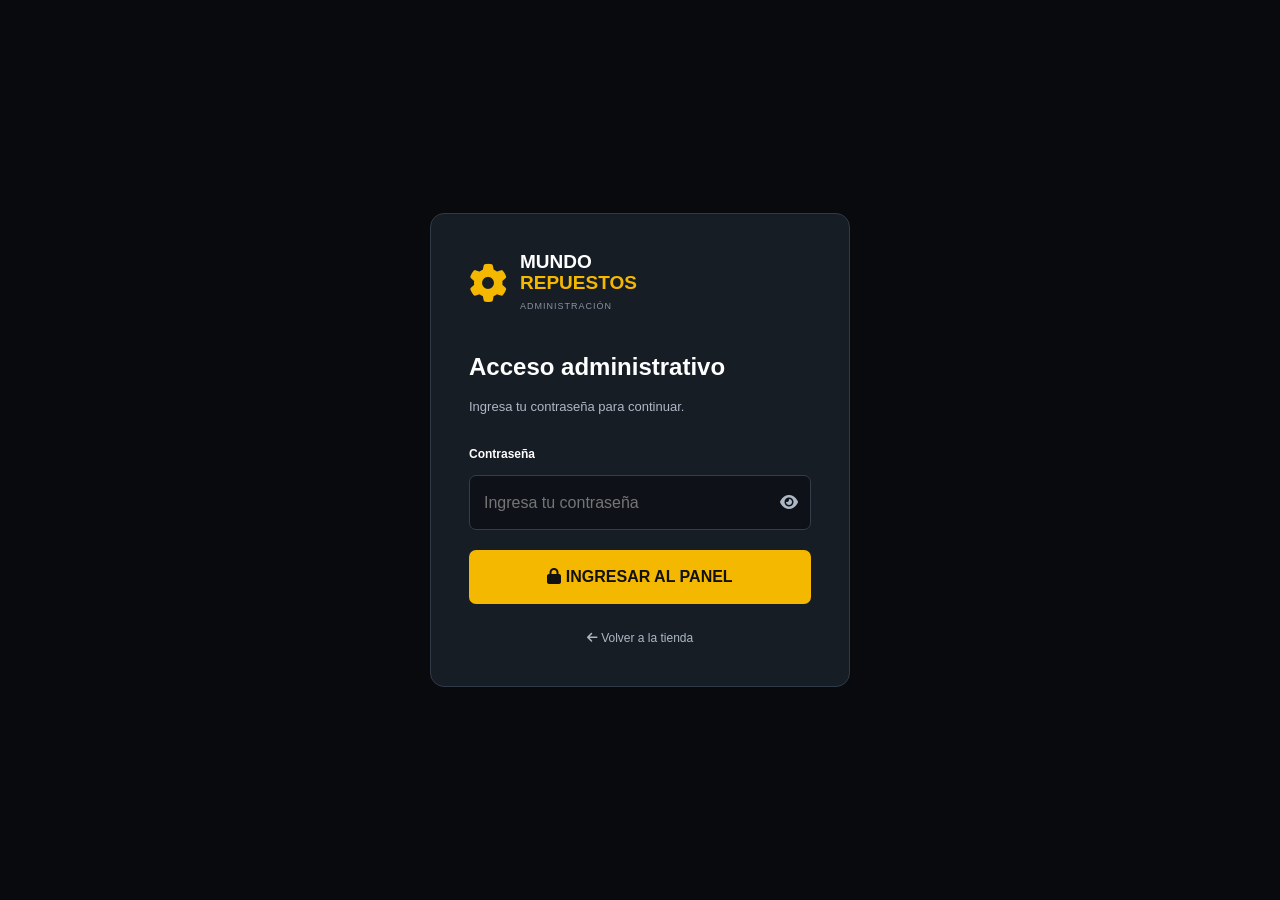
<file: src/main/resources/static/admin/login.html>
<!DOCTYPE html>
<html lang="es">
<head>
    <meta charset="UTF-8">
    <meta name="viewport" content="width=device-width, initial-scale=1.0">
    <title>Acceso administrativo | Mundo Repuestos</title>
    <link rel="stylesheet" href="../styles/global.css">
    <link rel="stylesheet" href="../styles/login.css">
    <link rel="stylesheet"
        href="https://cdnjs.cloudflare.com/ajax/libs/font-awesome/6.5.0/css/all.min.css">
</head>

<body class="login-body">

    <main class="login-card">

        <div class="login-logo">
            <i class="fa-solid fa-gear"></i>
            <div>
                <strong>MUNDO</strong>
                <strong>REPUESTOS</strong>
                <small>ADMINISTRACIÓN</small>
            </div>
        </div>

        <h1>Acceso administrativo</h1>
        <p>Ingresa tu contraseña para continuar.</p>

        <form id="login-form">

            <label for="password-admin">Contraseña</label>

            <div class="login-input">
                <input
                    type="password"
                    id="password-admin"
                    placeholder="Ingresa tu contraseña"
                    required
                >

                <button type="button" id="mostrar-password">
                    <i class="fa-solid fa-eye"></i>
                </button>
            </div>

            <p id="login-error"></p>

            <button type="submit" class="login-button">
                <i class="fa-solid fa-lock"></i>
                INGRESAR AL PANEL
            </button>

        </form>

        <a href="../index.html" class="login-back">
            <i class="fa-solid fa-arrow-left"></i>
            Volver a la tienda
        </a>

    </main>

    <script src="../scripts/login.js"></script>

</body>
</html>
</file>
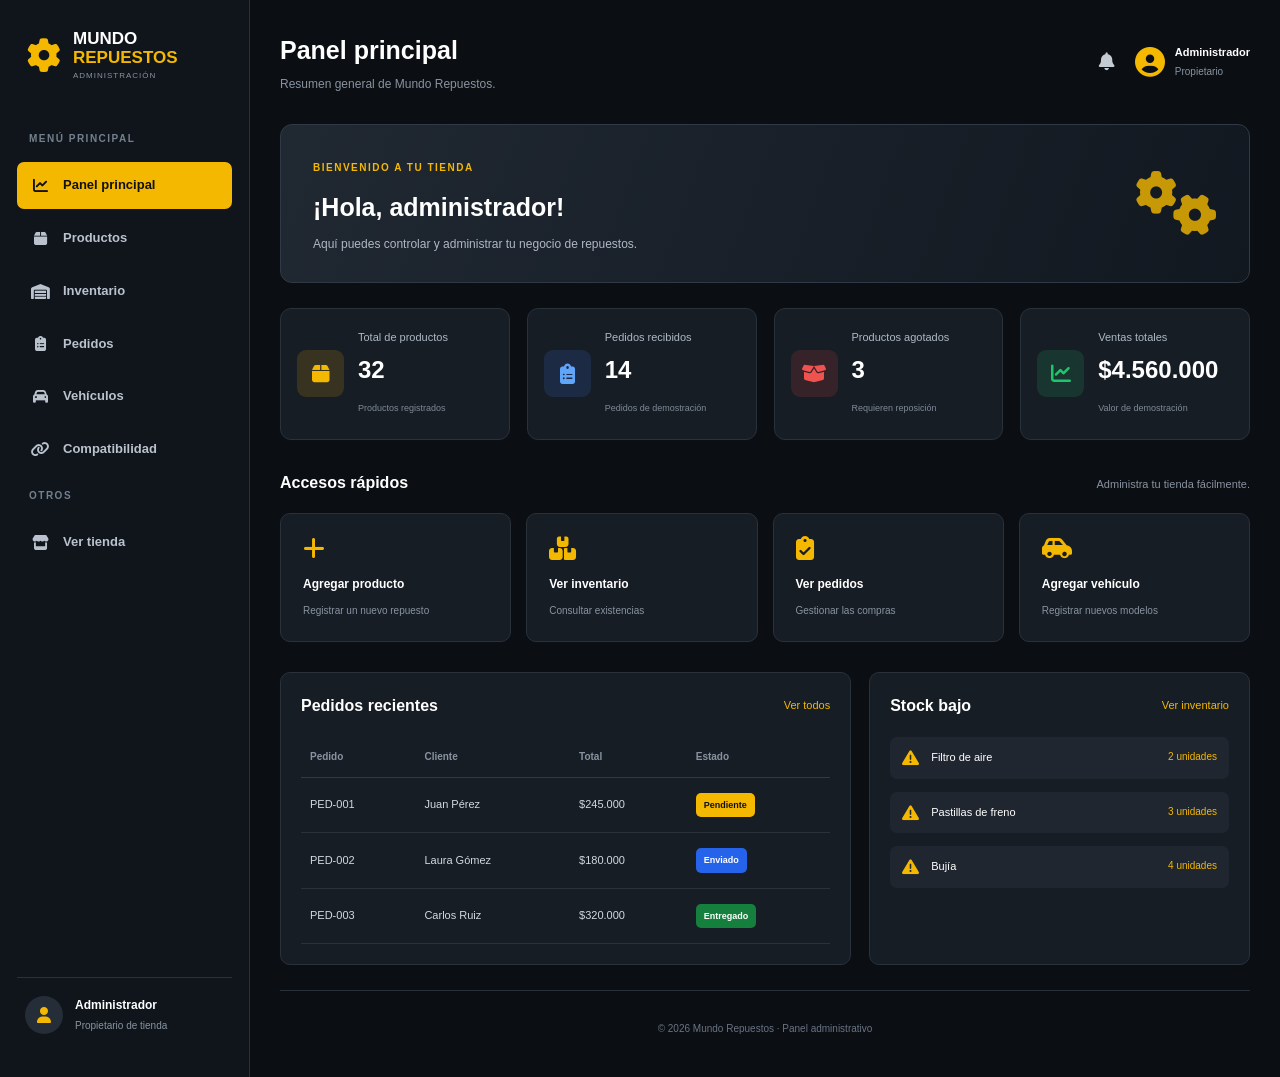
<file: src/main/resources/static/admin/panel-principal.html>
<!DOCTYPE html>
<html lang="es">

<head>
    <meta charset="UTF-8">
    <meta name="viewport" content="width=device-width, initial-scale=1.0">

    <title>Panel administrativo | Mundo Repuestos</title>

    <link rel="stylesheet" href="../styles/global.css">
    <link rel="stylesheet" href="../styles/admin.css">

    <link rel="stylesheet"
        href="https://cdnjs.cloudflare.com/ajax/libs/font-awesome/6.5.0/css/all.min.css">
</head>

<body class="admin-body">

    <div class="admin-layout">

        <!-- MENU LATERAL -->
        <aside class="admin-sidebar">

            <div class="admin-logo">

                <i class="fa-solid fa-gear"></i>

                <div>
                    <strong>MUNDO</strong>
                    <strong>REPUESTOS</strong>
                    <small>ADMINISTRACIÓN</small>
                </div>

            </div>


            <div class="sidebar-section">
                <span>MENÚ PRINCIPAL</span>
            </div>


            <nav class="admin-navigation">

                <a href="panel-principal.html" class="active">
                    <i class="fa-solid fa-chart-line"></i>
                    <span>Panel principal</span>
                </a>

                <a href="productos-admin.html">
                    <i class="fa-solid fa-box"></i>
                    <span>Productos</span>
                </a>

                <a href="inventario.html">
                    <i class="fa-solid fa-warehouse"></i>
                    <span>Inventario</span>
                </a>

                <a href="pedidos.html">
                    <i class="fa-solid fa-clipboard-list"></i>
                    <span>Pedidos</span>
                </a>

                <a href="vehiculos.html">
                    <i class="fa-solid fa-car"></i>
                    <span>Vehículos</span>
                </a>

                <a href="compatibilidad.html">
                    <i class="fa-solid fa-link"></i>
                    <span>Compatibilidad</span>
                </a>

            </nav>


            <div class="sidebar-section">
                <span>OTROS</span>
            </div>


            <nav class="admin-navigation">

        
                <a href="../index.html">
                    <i class="fa-solid fa-store"></i>
                    <span>Ver tienda</span>
                </a>

            </nav>


            <div class="sidebar-bottom">

                <div class="admin-profile-icon">
                    <i class="fa-solid fa-user"></i>
                </div>

                <div>
                    <strong>Administrador</strong>
                    <small>Propietario de tienda</small>
                </div>

            </div>

        </aside>


        <!-- CONTENIDO PRINCIPAL -->
        <main class="admin-main">


            <!-- BARRA SUPERIOR -->
            <header class="admin-topbar">

                <div>
                    <h1>Panel principal</h1>
                    <p>Resumen general de Mundo Repuestos.</p>
                </div>

                <div class="admin-top-actions">

                    <button aria-label="Notificaciones">
                        <i class="fa-solid fa-bell"></i>
                    </button>

                    <div class="admin-user">
                        <i class="fa-solid fa-circle-user"></i>

                        <div>
                            <strong>Administrador</strong>
                            <small>Propietario</small>
                        </div>
                    </div>

                </div>

            </header>


            <!-- BIENVENIDA -->
            <section class="admin-welcome">

                <div>
                    <span>BIENVENIDO A TU TIENDA</span>

                    <h2>¡Hola, administrador!</h2>

                    <p>
                        Aquí puedes controlar y administrar
                        tu negocio de repuestos.
                    </p>
                </div>

                <i class="fa-solid fa-gears"></i>

            </section>


            <!-- TARJETAS DE RESUMEN -->
            <section class="admin-stats">

                <article class="stat-card">

                    <div class="stat-icon yellow">
                        <i class="fa-solid fa-box"></i>
                    </div>

                    <div>
                        <span>Total de productos</span>
                        <h2 id="total-productos">32</h2>
                        <small>Productos registrados</small>
                    </div>

                </article>


                <article class="stat-card">

                    <div class="stat-icon blue">
                        <i class="fa-solid fa-clipboard-list"></i>
                    </div>

                    <div>
                        <span>Pedidos recibidos</span>
                        <h2 id="total-pedidos">14</h2>
                        <small>Pedidos de demostración</small>
                    </div>

                </article>


                <article class="stat-card">

                    <div class="stat-icon red">
                        <i class="fa-solid fa-box-open"></i>
                    </div>

                    <div>
                        <span>Productos agotados</span>
                        <h2 id="productos-agotados">3</h2>
                        <small>Requieren reposición</small>
                    </div>

                </article>


                <article class="stat-card">

                    <div class="stat-icon green">
                        <i class="fa-solid fa-chart-line"></i>
                    </div>

                    <div>
                        <span>Ventas totales</span>
                        <h2 id="ventas-totales">$4.560.000</h2>
                        <small>Valor de demostración</small>
                    </div>

                </article>

            </section>


            <!-- ACCESOS RAPIDOS -->
            <section class="admin-quick-actions">

                <div class="admin-section-heading">
                    <h2>Accesos rápidos</h2>
                    <p>Administra tu tienda fácilmente.</p>
                </div>


                <div class="quick-actions-grid">

                    <a href="productos-admin.html" class="quick-action-card">

                        <i class="fa-solid fa-plus"></i>

                        <strong>Agregar producto</strong>

                        <span>Registrar un nuevo repuesto</span>

                    </a>


                    <a href="inventario.html" class="quick-action-card">

                        <i class="fa-solid fa-boxes-stacked"></i>

                        <strong>Ver inventario</strong>

                        <span>Consultar existencias</span>

                    </a>


                    <a href="pedidos.html" class="quick-action-card">

                        <i class="fa-solid fa-clipboard-check"></i>

                        <strong>Ver pedidos</strong>

                        <span>Gestionar las compras</span>

                    </a>


                    <a href="vehiculos.html" class="quick-action-card">

                        <i class="fa-solid fa-car-side"></i>

                        <strong>Agregar vehículo</strong>

                        <span>Registrar nuevos modelos</span>

                    </a>

                </div>

            </section>


            <!-- INFORMACION INFERIOR -->
            <section class="admin-bottom-grid">


                <!-- PEDIDOS RECIENTES -->
                <div class="admin-panel-card">

                    <div class="admin-section-heading">

                        <h2>Pedidos recientes</h2>

                        <a href="pedidos.html">Ver todos</a>

                    </div>


                    <div class="admin-table-container">

                        <table class="admin-table">

                            <thead>
                                <tr>
                                    <th>Pedido</th>
                                    <th>Cliente</th>
                                    <th>Total</th>
                                    <th>Estado</th>
                                </tr>
                            </thead>

                            <tbody id="recent-orders">

                                <tr>
                                    <td>PED-001</td>
                                    <td>Juan Pérez</td>
                                    <td>$245.000</td>
                                    <td>
                                        <span class="status pending">
                                            Pendiente
                                        </span>
                                    </td>
                                </tr>

                                <tr>
                                    <td>PED-002</td>
                                    <td>Laura Gómez</td>
                                    <td>$180.000</td>
                                    <td>
                                        <span class="status sent">
                                            Enviado
                                        </span>
                                    </td>
                                </tr>

                                <tr>
                                    <td>PED-003</td>
                                    <td>Carlos Ruiz</td>
                                    <td>$320.000</td>
                                    <td>
                                        <span class="status completed">
                                            Entregado
                                        </span>
                                    </td>
                                </tr>

                            </tbody>

                        </table>

                    </div>

                </div>


                <!-- PRODUCTOS CON POCO STOCK -->
                <div class="admin-panel-card">

                    <div class="admin-section-heading">
                        <h2>Stock bajo</h2>
                        <a href="inventario.html">Ver inventario</a>
                    </div>


                    <div class="low-stock-list">

                        <div>
                            <i class="fa-solid fa-triangle-exclamation"></i>

                            <span>
                                Filtro de aire
                                <small>2 unidades</small>
                            </span>

                        </div>

                        <div>
                            <i class="fa-solid fa-triangle-exclamation"></i>

                            <span>
                                Pastillas de freno
                                <small>3 unidades</small>
                            </span>

                        </div>

                        <div>
                            <i class="fa-solid fa-triangle-exclamation"></i>

                            <span>
                                Bujía
                                <small>4 unidades</small>
                            </span>

                        </div>

                    </div>

                </div>

            </section>


            <!-- PIE DEL PANEL -->
            <footer class="admin-footer">

                © 2026 Mundo Repuestos · Panel administrativo

            </footer>


        </main>

    </div>



</body>

</html>
</file>
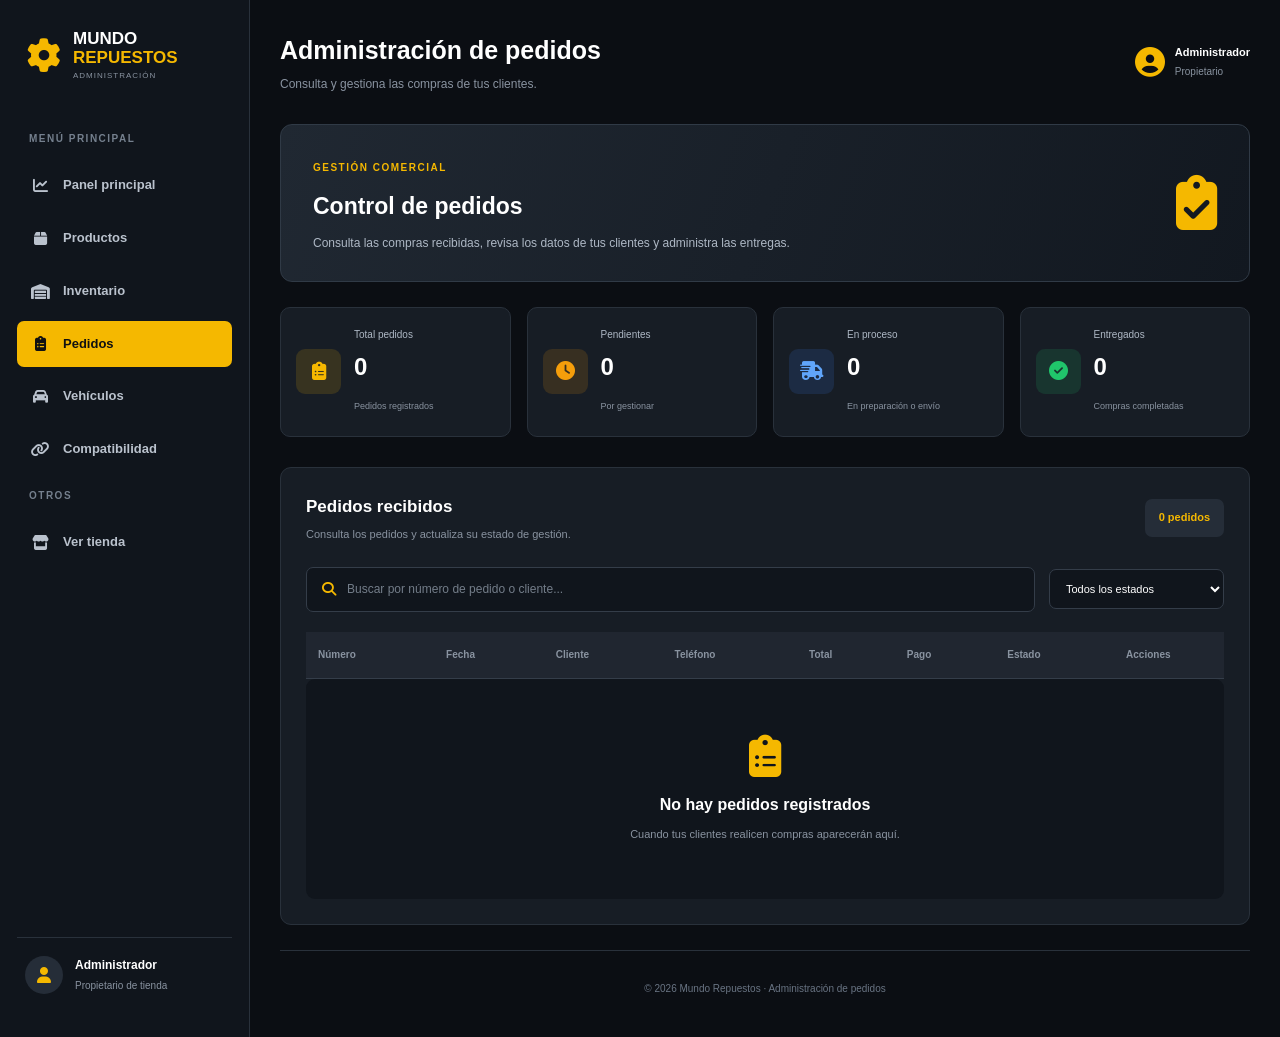
<file: src/main/resources/static/admin/pedidos.html>
<!DOCTYPE html>
<html lang="es">

<head>
    <meta charset="UTF-8">
    <meta name="viewport" content="width=device-width, initial-scale=1.0">

    <title>Administrar pedidos | Mundo Repuestos</title>

    <link rel="stylesheet" href="../styles/global.css">
    <link rel="stylesheet" href="../styles/admin.css">
    <link rel="stylesheet" href="../styles/pedidos.css">

    <link rel="stylesheet"
        href="https://cdnjs.cloudflare.com/ajax/libs/font-awesome/6.5.0/css/all.min.css">
</head>

<body class="admin-body">

    <div class="admin-layout">

        <!-- MENU LATERAL -->
        <aside class="admin-sidebar">

            <div class="admin-logo">
                <i class="fa-solid fa-gear"></i>

                <div>
                    <strong>MUNDO</strong>
                    <strong>REPUESTOS</strong>
                    <small>ADMINISTRACIÓN</small>
                </div>
            </div>

            <div class="sidebar-section">
                <span>MENÚ PRINCIPAL</span>
            </div>

            <nav class="admin-navigation">

                <a href="panel-principal.html">
                    <i class="fa-solid fa-chart-line"></i>
                    <span>Panel principal</span>
                </a>

                <a href="productos-admin.html">
                    <i class="fa-solid fa-box"></i>
                    <span>Productos</span>
                </a>

                <a href="inventario.html">
                    <i class="fa-solid fa-warehouse"></i>
                    <span>Inventario</span>
                </a>

                <a href="pedidos.html" class="active">
                    <i class="fa-solid fa-clipboard-list"></i>
                    <span>Pedidos</span>
                </a>

                <a href="vehiculos.html">
                    <i class="fa-solid fa-car"></i>
                    <span>Vehículos</span>
                </a>

                <a href="compatibilidad.html">
                    <i class="fa-solid fa-link"></i>
                    <span>Compatibilidad</span>
                </a>

            </nav>

            <div class="sidebar-section">
                <span>OTROS</span>
            </div>

            <nav class="admin-navigation">

                <a href="../index.html">
                    <i class="fa-solid fa-store"></i>
                    <span>Ver tienda</span>
                </a>

            </nav>

            <div class="sidebar-bottom">

                <div class="admin-profile-icon">
                    <i class="fa-solid fa-user"></i>
                </div>

                <div>
                    <strong>Administrador</strong>
                    <small>Propietario de tienda</small>
                </div>

            </div>

        </aside>


        <!-- CONTENIDO PRINCIPAL -->
        <main class="admin-main">

            <header class="admin-topbar">

                <div>
                    <h1>Administración de pedidos</h1>
                    <p>Consulta y gestiona las compras de tus clientes.</p>
                </div>

                <div class="admin-top-actions">

                    <div class="admin-user">
                        <i class="fa-solid fa-circle-user"></i>

                        <div>
                            <strong>Administrador</strong>
                            <small>Propietario</small>
                        </div>
                    </div>

                </div>

            </header>


            <!-- BIENVENIDA -->
            <section class="orders-welcome">

                <div>
                    <span>GESTIÓN COMERCIAL</span>

                    <h2>Control de pedidos</h2>

                    <p>
                        Consulta las compras recibidas, revisa los datos
                        de tus clientes y administra las entregas.
                    </p>
                </div>

                <i class="fa-solid fa-clipboard-check"></i>

            </section>


            <!-- ESTADISTICAS -->
            <section class="orders-stats">

                <article class="order-stat-card">
                    <div class="order-stat-icon yellow">
                        <i class="fa-solid fa-clipboard-list"></i>
                    </div>

                    <div>
                        <span>Total pedidos</span>
                        <h2 id="total-pedidos-admin">0</h2>
                        <small>Pedidos registrados</small>
                    </div>
                </article>


                <article class="order-stat-card">
                    <div class="order-stat-icon orange">
                        <i class="fa-solid fa-clock"></i>
                    </div>

                    <div>
                        <span>Pendientes</span>
                        <h2 id="pedidos-pendientes">0</h2>
                        <small>Por gestionar</small>
                    </div>
                </article>


                <article class="order-stat-card">
                    <div class="order-stat-icon blue">
                        <i class="fa-solid fa-truck-fast"></i>
                    </div>

                    <div>
                        <span>En proceso</span>
                        <h2 id="pedidos-proceso">0</h2>
                        <small>En preparación o envío</small>
                    </div>
                </article>


                <article class="order-stat-card">
                    <div class="order-stat-icon green">
                        <i class="fa-solid fa-circle-check"></i>
                    </div>

                    <div>
                        <span>Entregados</span>
                        <h2 id="pedidos-entregados">0</h2>
                        <small>Compras completadas</small>
                    </div>
                </article>

            </section>


            <!-- TABLA DE PEDIDOS -->
            <section class="orders-section">

                <div class="orders-heading">

                    <div>
                        <h2>Pedidos recibidos</h2>

                        <p>
                            Consulta los pedidos y actualiza
                            su estado de gestión.
                        </p>
                    </div>

                    <span id="cantidad-pedidos" class="orders-counter">
                        0 pedidos
                    </span>

                </div>


                <!-- BUSCADOR Y FILTROS -->
                <div class="orders-filters">

                    <div class="orders-search">

                        <i class="fa-solid fa-magnifying-glass"></i>

                        <input
                            type="search"
                            id="buscar-pedido"
                            placeholder="Buscar por número de pedido o cliente..."
                        >

                    </div>


                    <select id="filtro-estado">

                        <option value="todos">Todos los estados</option>
                        <option value="Pendiente">Pendiente</option>
                        <option value="Confirmado">Confirmado</option>
                        <option value="En preparación">En preparación</option>
                        <option value="Enviado">Enviado</option>
                        <option value="Entregado">Entregado</option>
                        <option value="Cancelado">Cancelado</option>

                    </select>

                </div>


                <!-- TABLA -->
                <div class="orders-table-container">

                    <table class="orders-table">

                        <thead>

                            <tr>
                                <th>Número</th>
                                <th>Fecha</th>
                                <th>Cliente</th>
                                <th>Teléfono</th>
                                <th>Total</th>
                                <th>Pago</th>
                                <th>Estado</th>
                                <th>Acciones</th>
                            </tr>

                        </thead>

                        <tbody id="tabla-pedidos">

                            <!-- JavaScript cargará los pedidos -->

                        </tbody>

                    </table>

                </div>


                <!-- MENSAJE VACIO -->
                <div id="pedidos-vacios" class="orders-empty">

                    <i class="fa-solid fa-clipboard-list"></i>

                    <h3>No hay pedidos registrados</h3>

                    <p>
                        Cuando tus clientes realicen compras,
                        aparecerán aquí.
                    </p>

                </div>

            </section>


            <!-- MODAL DETALLE -->
            <div id="modal-pedido" class="order-modal" hidden>

                <div class="order-modal-content">

                    <div class="order-modal-header">

                        <h2>Detalle del pedido</h2>

                        <button type="button" id="cerrar-modal">
                            <i class="fa-solid fa-xmark"></i>
                        </button>

                    </div>

                    <div id="detalle-pedido-contenido">

                        <!-- JavaScript mostrará la información -->

                    </div>

                </div>

            </div>


            <footer class="admin-footer">
                © 2026 Mundo Repuestos · Administración de pedidos
            </footer>

        </main>

    </div>


    <script src="../scripts/pedidos.js"></script>

</body>
</html>
</file>
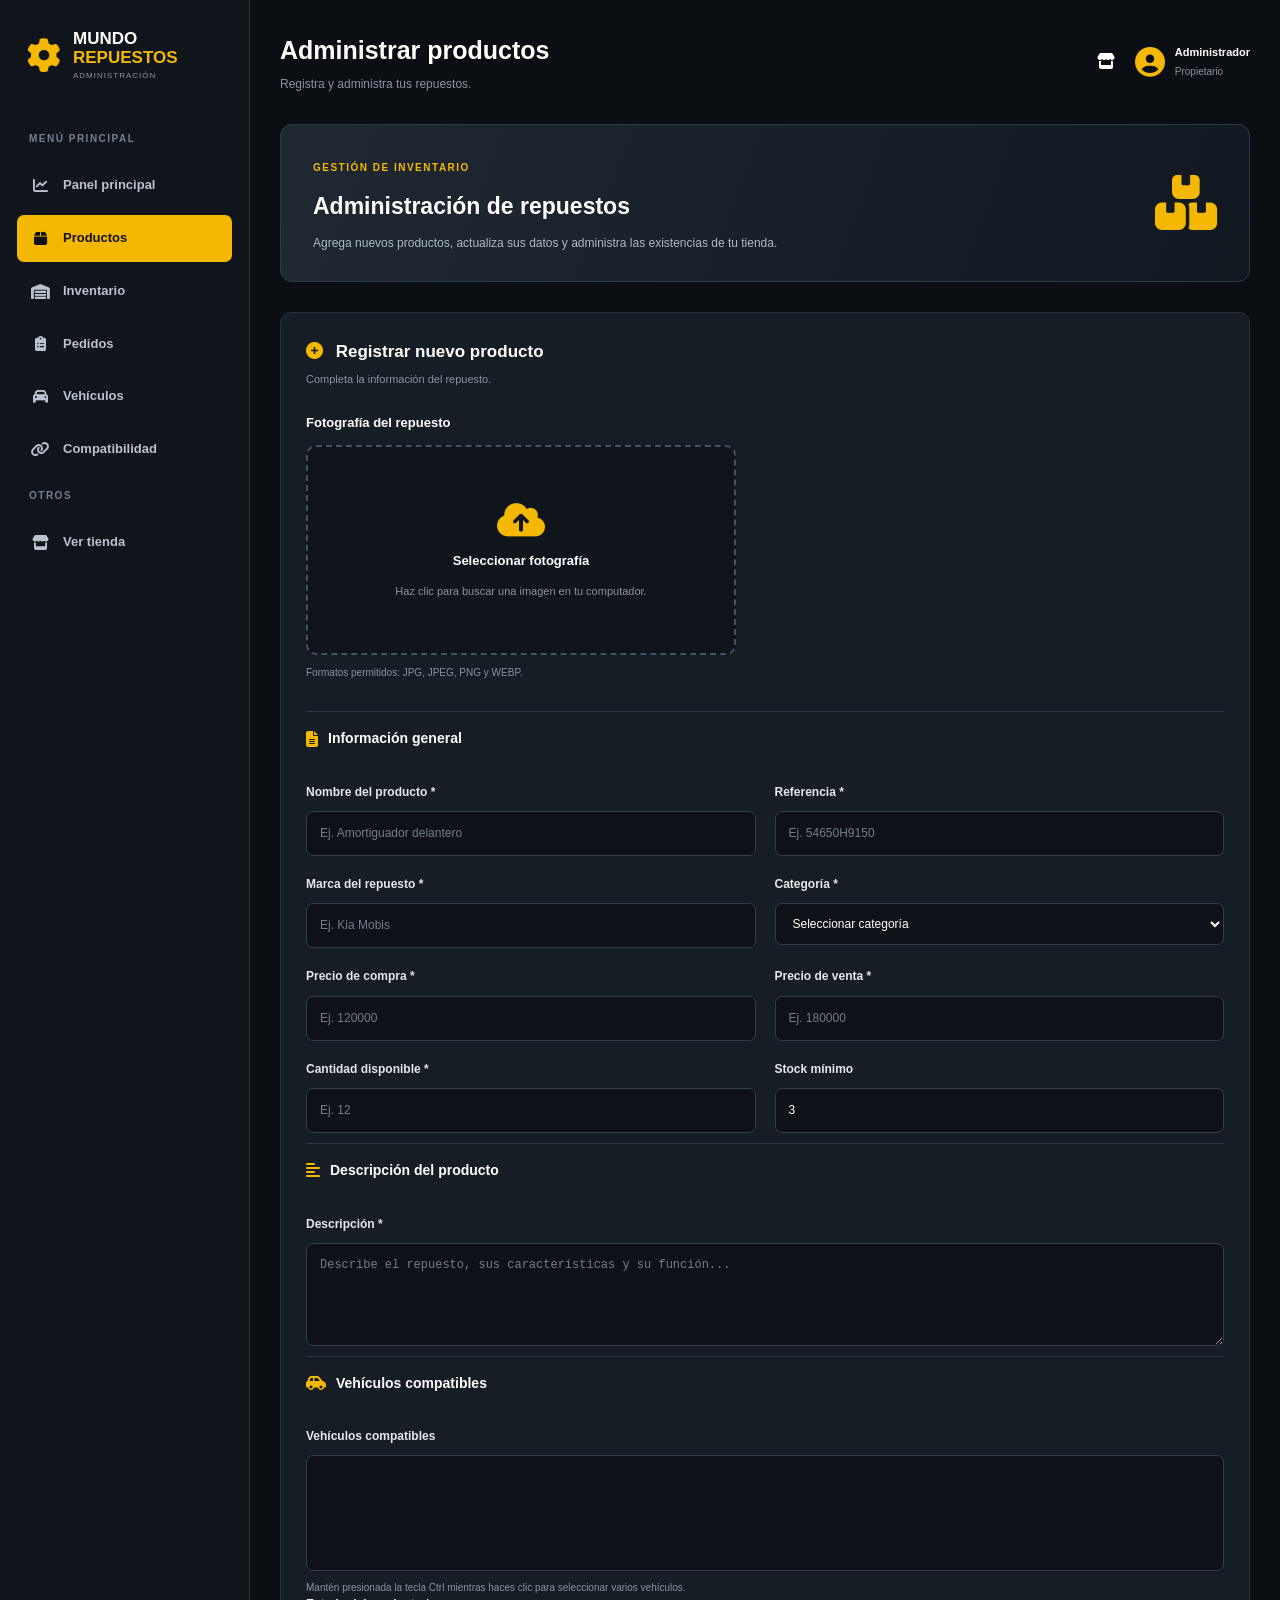
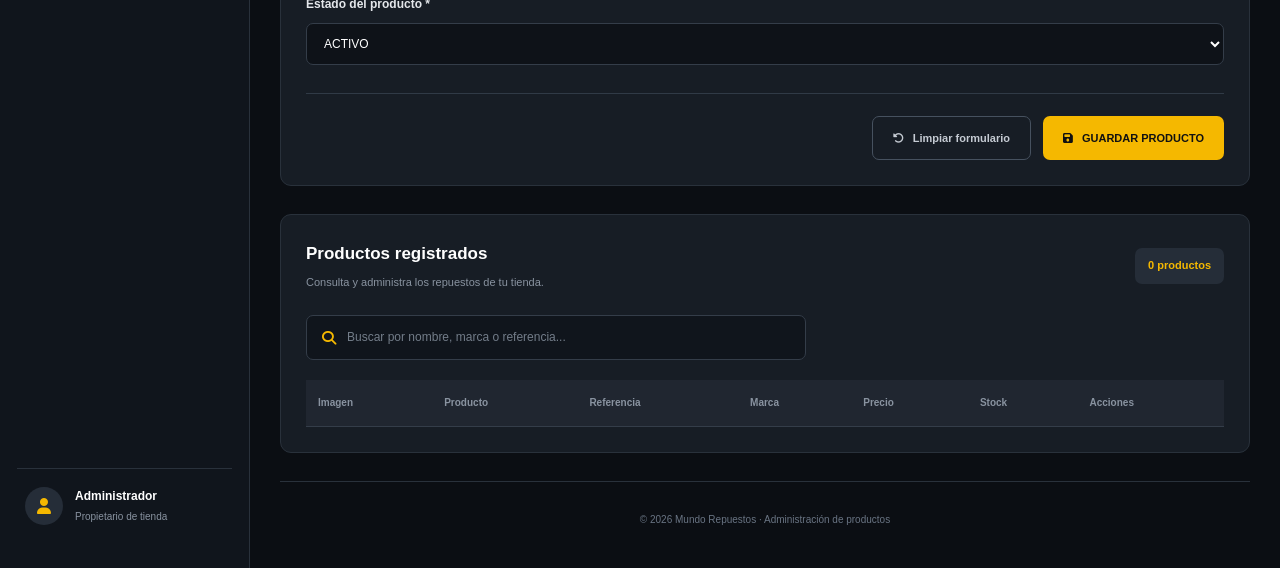
<file: src/main/resources/static/admin/productos-admin.html>
<!DOCTYPE html>
<html lang="es">

<head>
    <meta charset="UTF-8">
    <meta name="viewport" content="width=device-width, initial-scale=1.0">

    <title>Administrar productos | Mundo Repuestos</title>

    <link rel="stylesheet" href="../styles/global.css">
    <link rel="stylesheet" href="../styles/admin.css">
    <link rel="stylesheet" href="../styles/productos-admin.css">

    <link rel="stylesheet"
        href="https://cdnjs.cloudflare.com/ajax/libs/font-awesome/6.5.0/css/all.min.css">
</head>

<body class="admin-body">

    <div class="admin-layout">

        <!-- MENU LATERAL -->
        <aside class="admin-sidebar">

            <div class="admin-logo">

                <i class="fa-solid fa-gear"></i>

                <div>
                    <strong>MUNDO</strong>
                    <strong>REPUESTOS</strong>
                    <small>ADMINISTRACIÓN</small>
                </div>

            </div>

            <div class="sidebar-section">
                <span>MENÚ PRINCIPAL</span>
            </div>

            <nav class="admin-navigation">

                <a href="panel-principal.html">
                    <i class="fa-solid fa-chart-line"></i>
                    <span>Panel principal</span>
                </a>

                <a href="productos-admin.html" class="active">
                    <i class="fa-solid fa-box"></i>
                    <span>Productos</span>
                </a>

                <a href="inventario.html">
                    <i class="fa-solid fa-warehouse"></i>
                    <span>Inventario</span>
                </a>

                <a href="pedidos.html">
                    <i class="fa-solid fa-clipboard-list"></i>
                    <span>Pedidos</span>
                </a>

                <a href="vehiculos.html">
                    <i class="fa-solid fa-car"></i>
                    <span>Vehículos</span>
                </a>

                <a href="compatibilidad.html">
                    <i class="fa-solid fa-link"></i>
                    <span>Compatibilidad</span>
                </a>

            </nav>

            <div class="sidebar-section">
                <span>OTROS</span>
            </div>

            <nav class="admin-navigation">


                <a href="../index.html">
                    <i class="fa-solid fa-store"></i>
                    <span>Ver tienda</span>
                </a>

            </nav>

            <div class="sidebar-bottom">

                <div class="admin-profile-icon">
                    <i class="fa-solid fa-user"></i>
                </div>

                <div>
                    <strong>Administrador</strong>
                    <small>Propietario de tienda</small>
                </div>

            </div>

        </aside>


        <!-- CONTENIDO PRINCIPAL -->
        <main class="admin-main">


            <!-- ENCABEZADO -->
            <header class="admin-topbar">

                <div>
                    <h1>Administrar productos</h1>
                    <p>Registra y administra tus repuestos.</p>
                </div>

                <div class="admin-top-actions">

                    <a href="../index.html" title="Ver tienda">
                        <i class="fa-solid fa-store"></i>
                    </a>

                    <div class="admin-user">

                        <i class="fa-solid fa-circle-user"></i>

                        <div>
                            <strong>Administrador</strong>
                            <small>Propietario</small>
                        </div>

                    </div>

                </div>

            </header>


            <!-- BIENVENIDA -->
            <section class="products-admin-welcome">

                <div>
                    <span>GESTIÓN DE INVENTARIO</span>

                    <h2>Administración de repuestos</h2>

                    <p>
                        Agrega nuevos productos, actualiza sus datos
                        y administra las existencias de tu tienda.
                    </p>
                </div>

                <i class="fa-solid fa-boxes-stacked"></i>

            </section>


            <!-- FORMULARIO DE PRODUCTOS -->
            <section class="product-form-section">

                <div class="admin-section-heading">

                    <div>
                        <h2 id="form-title">
                            <i class="fa-solid fa-circle-plus"></i>
                            Registrar nuevo producto
                        </h2>

                        <p>
                            Completa la información del repuesto.
                        </p>
                    </div>

                </div>


                <form id="form-producto" class="product-admin-form">


                    <!-- FOTOGRAFIA -->
                    <div class="product-upload-section">

                        <label for="imagen-producto">
                            Fotografía del repuesto
                        </label>

                        <div class="product-upload-area" id="upload-area">

                            <div id="preview-imagen">

                                <i class="fa-solid fa-cloud-arrow-up"></i>

                                <strong>Seleccionar fotografía</strong>

                                <span>
                                    Haz clic para buscar una imagen
                                    en tu computador.
                                </span>

                            </div>

                            <input
                                type="file"
                                id="imagen-producto"
                                name="imagen"
                                accept="image/*"
                            >

                        </div>

                        <small>
                            Formatos permitidos: JPG, JPEG, PNG y WEBP.
                        </small>

                    </div>


                    <!-- INFORMACION GENERAL -->
                    <div class="product-form-heading">
                        <i class="fa-solid fa-file-lines"></i>
                        Información general
                    </div>


                    <div class="product-form-grid">


                        <div class="product-form-field">

                            <label for="nombre-producto">
                                Nombre del producto *
                            </label>

                            <input
                                type="text"
                                id="nombre-producto"
                                name="nombre"
                                placeholder="Ej. Amortiguador delantero"
                                required
                            >

                        </div>


                        <div class="product-form-field">

                            <label for="referencia-producto">
                                Referencia *
                            </label>

                            <input
                                type="text"
                                id="referencia-producto"
                                name="referencia"
                                placeholder="Ej. 54650H9150"
                                required
                            >

                        </div>


                        <div class="product-form-field">

                            <label for="marca-producto">
                                Marca del repuesto *
                            </label>

                            <input
                                type="text"
                                id="marca-producto"
                                name="marca"
                                placeholder="Ej. Kia Mobis"
                                required
                            >

                        </div>


                        <div class="product-form-field">

                            <label for="categoria-producto">
                                Categoría *
                            </label>

                            <select
                                id="categoria-producto"
                                name="categoria"
                                required
                            >

                                <option value="">Seleccionar categoría</option>
                                <option value="Motor">Motor</option>
                                <option value="Suspensión">Suspensión</option>
                                <option value="Frenos">Frenos</option>
                                <option value="Eléctrico">Eléctrico</option>
                                <option value="Iluminación">Iluminación</option>
                                <option value="Refrigeración">Refrigeración</option>
                                <option value="Carrocería">Carrocería</option>
                                <option value="Transmisión">Transmisión</option>
                                <option value="Otros">Otros</option>

                            </select>

                        </div>



                        <div class="product-form-field">
                            <label for="precio-compra">
                                Precio de compra *
                            </label>

                            <input
                                type="number"
                                id="precio-compra"
                                name="precio_compra"
                                placeholder="Ej. 120000"
                                min="0"
                                step="0.01"
                                required
                            >
                        </div>

                        <div class="product-form-field">
                            <label for="precio-producto">
                                Precio de venta *
                            </label>

                            <input
                                type="number"
                                id="precio-producto"
                                name="precio_venta"
                                placeholder="Ej. 180000"
                                min="0"
                                step="0.01"
                                required
                            >
                        </div>



                        <div class="product-form-field">

                            <label for="stock-producto">
                                Cantidad disponible *
                            </label>

                            <input
                                type="number"
                                id="stock-producto"
                                name="stock"
                                placeholder="Ej. 12"
                                min="0"
                                step="1"
                                required
                            >

                        </div>


                        <div class="product-form-field">

                            <label for="stock-minimo">
                                Stock mínimo
                            </label>

                            <input
                                type="number"
                                id="stock-minimo"
                                name="stock_minimo"
                                placeholder="Ej. 3"
                                min="0"
                                value="3"
                            >

                        </div>


                    </div>


                    <!-- DESCRIPCION -->
                    <div class="product-form-heading">
                        <i class="fa-solid fa-align-left"></i>
                        Descripción del producto
                    </div>


                    <div class="product-form-field full-width">

                        <label for="descripcion-producto">
                            Descripción *
                        </label>

                        <textarea
                            id="descripcion-producto"
                            name="descripcion"
                            rows="4"
                            placeholder="Describe el repuesto, sus características y su función..."
                            required
                        ></textarea>

                    </div>


                    <!-- COMPATIBILIDAD -->
                    <div class="product-form-heading">
                        <i class="fa-solid fa-car-side"></i>
                        Vehículos compatibles
                    </div>


                    <div class="product-form-field full-width">

                        <label for="vehiculos-compatibles">
                            Vehículos compatibles
                        </label>

                        <select
                            id="vehiculos-compatibles"
                            name="compatibles"
                            multiple
                            size="6"
                        >

                            <!-- JavaScript cargará los vehículos registrados -->

                        </select>

                        <small>
                            Mantén presionada la tecla Ctrl mientras haces clic
                            para seleccionar varios vehículos.
                        </small>

                    </div>


                    <div class="product-form-field">
                        <label for="estado-producto">
                            Estado del producto *
                        </label>

                        <select id="estado-producto" name="estado" required>
                            <option value="ACTIVO">ACTIVO</option>
                            <option value="INACTIVO">INACTIVO</option>
                        </select>
                    </div>



                    <!-- BOTONES -->
                    <div class="product-form-actions">

                        <button
                            type="reset"
                            class="product-cancel-button"
                            id="cancelar-producto">

                            <i class="fa-solid fa-rotate-left"></i>
                            Limpiar formulario

                        </button>


                        <button
                            type="submit"
                            class="product-save-button">

                            <i class="fa-solid fa-floppy-disk"></i>
                            GUARDAR PRODUCTO

                        </button>

                    </div>

                </form>

            </section>


            <!-- LISTADO DE PRODUCTOS -->
            <section class="registered-products-section">


                <div class="admin-section-heading">

                    <div>
                        <h2>Productos registrados</h2>

                        <p>
                            Consulta y administra los repuestos
                            de tu tienda.
                        </p>
                    </div>

                    <span class="registered-count" id="cantidad-registrados">
                        0 productos
                    </span>

                </div>


                <!-- BUSCADOR -->
                <div class="registered-search">

                    <i class="fa-solid fa-magnifying-glass"></i>

                    <input
                        type="search"
                        id="buscar-producto-admin"
                        placeholder="Buscar por nombre, marca o referencia..."
                    >

                </div>


                <!-- TABLA -->
                <div class="registered-table-container">

                    <table class="registered-products-table">

                        <thead>

                            <tr>
                                <th>Imagen</th>
                                <th>Producto</th>
                                <th>Referencia</th>
                                <th>Marca</th>
                                <th>Precio</th>
                                <th>Stock</th>
                                <th>Acciones</th>
                            </tr>

                        </thead>

                        <tbody id="lista-productos-admin">

                            <!-- JavaScript mostrará los productos -->

                        </tbody>

                    </table>

                </div>

                <div id="sin-productos" class="empty-products-message">

                    <i class="fa-solid fa-box-open"></i>

                    <h3>Aún no tienes productos registrados</h3>

                    <p>
                        Utiliza el formulario para agregar
                        tu primer repuesto.
                    </p>

                </div>

            </section>


            <!-- PIE -->
            <footer class="admin-footer">

                © 2026 Mundo Repuestos · Administración de productos

            </footer>


        </main>

    </div>
</body>

</html>
</file>
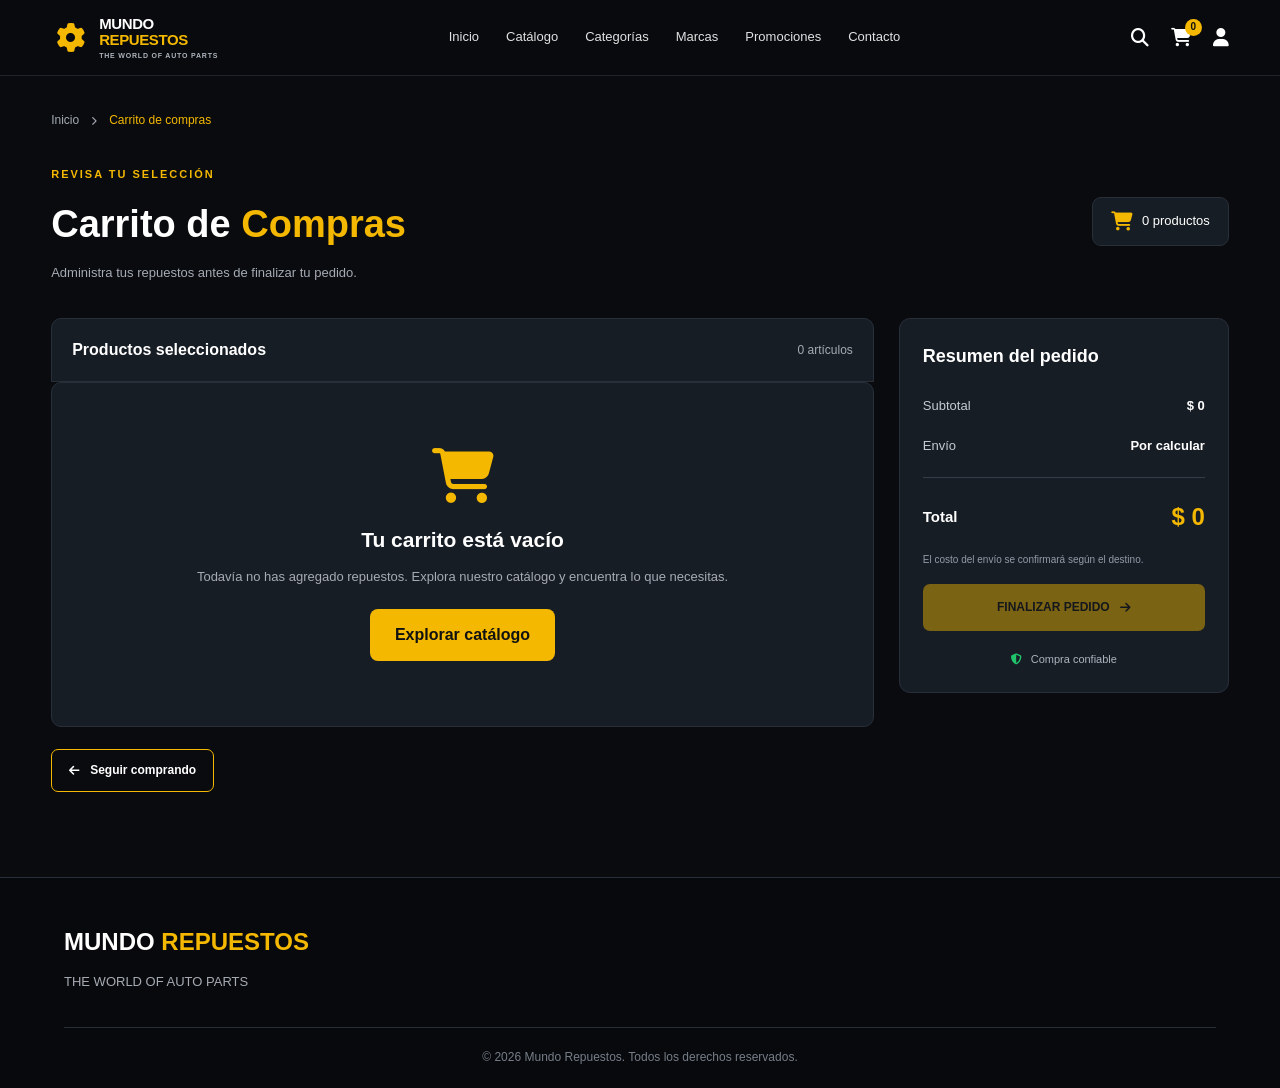
<file: src/main/resources/static/pages/carrito.html>
<!DOCTYPE html>
<html lang="es">

<head>
    <meta charset="UTF-8">
    <meta name="viewport" content="width=device-width, initial-scale=1.0">

    <title>Carrito de compras | Mundo Repuestos</title>

    <link rel="stylesheet" href="../styles/global.css">
    <link rel="stylesheet" href="../styles/header.css">
    <link rel="stylesheet" href="../styles/carrito.css">

    <link rel="stylesheet"
        href="https://cdnjs.cloudflare.com/ajax/libs/font-awesome/6.5.0/css/all.min.css">
</head>

<body>

    <!-- ENCABEZADO -->
    <header class="header">

        <a href="../index.html" class="logo">

            <div class="logo-icon">
                <i class="fa-solid fa-gear"></i>
            </div>

            <div class="logo-text">
                <span>MUNDO</span>
                <strong>REPUESTOS</strong>
                <small>THE WORLD OF AUTO PARTS</small>
            </div>

        </a>

        <nav class="navigation">

            <a href="../index.html">Inicio</a>
            <a href="catalogo.html">Catálogo</a>
            <a href="../index.html#categorias">Categorías</a>
            <a href="../index.html#marcas">Marcas</a>
            <a href="../index.html#promociones">Promociones</a>
            <a href="../index.html#contacto">Contacto</a>

        </nav>

        <div class="header-actions">

            <button aria-label="Buscar">
                <i class="fa-solid fa-magnifying-glass"></i>
            </button>

            <a href="carrito.html" aria-label="Carrito">
                <i class="fa-solid fa-cart-shopping"></i>
                <span class="cart-count">0</span>
            </a>

            <button aria-label="Mi cuenta">
                <i class="fa-solid fa-user"></i>
            </button>

        </div>

    </header>


    <!-- CONTENIDO DEL CARRITO -->
    <main class="cart-page">

        <div class="cart-breadcrumb">
            <a href="../index.html">Inicio</a>
            <i class="fa-solid fa-chevron-right"></i>
            <span>Carrito de compras</span>
        </div>


        <section class="cart-heading">

            <div>
                <span>REVISA TU SELECCIÓN</span>
                <h1>Carrito de <strong>Compras</strong></h1>
                <p>Administra tus repuestos antes de finalizar tu pedido.</p>
            </div>

            <div class="cart-items-counter">
                <i class="fa-solid fa-cart-shopping"></i>
                <span id="cart-items-count">0 productos</span>
            </div>

        </section>


        <div class="cart-layout">

            <!-- PRODUCTOS -->
            <section class="cart-products-section">

                <div class="cart-products-header">
                    <h2>Productos seleccionados</h2>
                    <span id="cart-products-total">0 artículos</span>
                </div>

                <div id="cart-items">

                    <!-- JavaScript mostrará los productos -->

                </div>

                <a href="catalogo.html" class="continue-shopping">
                    <i class="fa-solid fa-arrow-left"></i>
                    Seguir comprando
                </a>

            </section>


            <!-- RESUMEN -->
            <aside class="cart-summary">

                <h2>Resumen del pedido</h2>

                <div class="summary-line">
                    <span>Subtotal</span>
                    <strong id="cart-subtotal">$0</strong>
                </div>

                <div class="summary-line">
                    <span>Envío</span>
                    <strong id="cart-shipping">Por calcular</strong>
                </div>

                <div class="summary-divider"></div>

                <div class="summary-total">
                    <span>Total</span>
                    <strong id="cart-total">$0</strong>
                </div>

                <p class="summary-note">
                    El costo del envío se confirmará según el destino.
                </p>

                <a href="finalizar-pedido.html"
                   class="checkout-button"
                   id="checkout-button">

                    FINALIZAR PEDIDO

                    <i class="fa-solid fa-arrow-right"></i>

                </a>

                <div class="secure-purchase">
                    <i class="fa-solid fa-shield-halved"></i>
                    Compra confiable
                </div>

            </aside>

        </div>

    </main>


    <!-- PIE DE PAGINA -->
    <footer class="footer">

        <div class="footer-brand">
            <h2>MUNDO <span>REPUESTOS</span></h2>
            <p>THE WORLD OF AUTO PARTS</p>
        </div>

        <div class="footer-bottom">
            © 2026 Mundo Repuestos. Todos los derechos reservados.
        </div>

    </footer>


    <script src="../scripts/carrito.js"></script>

</body>

</html>
</file>
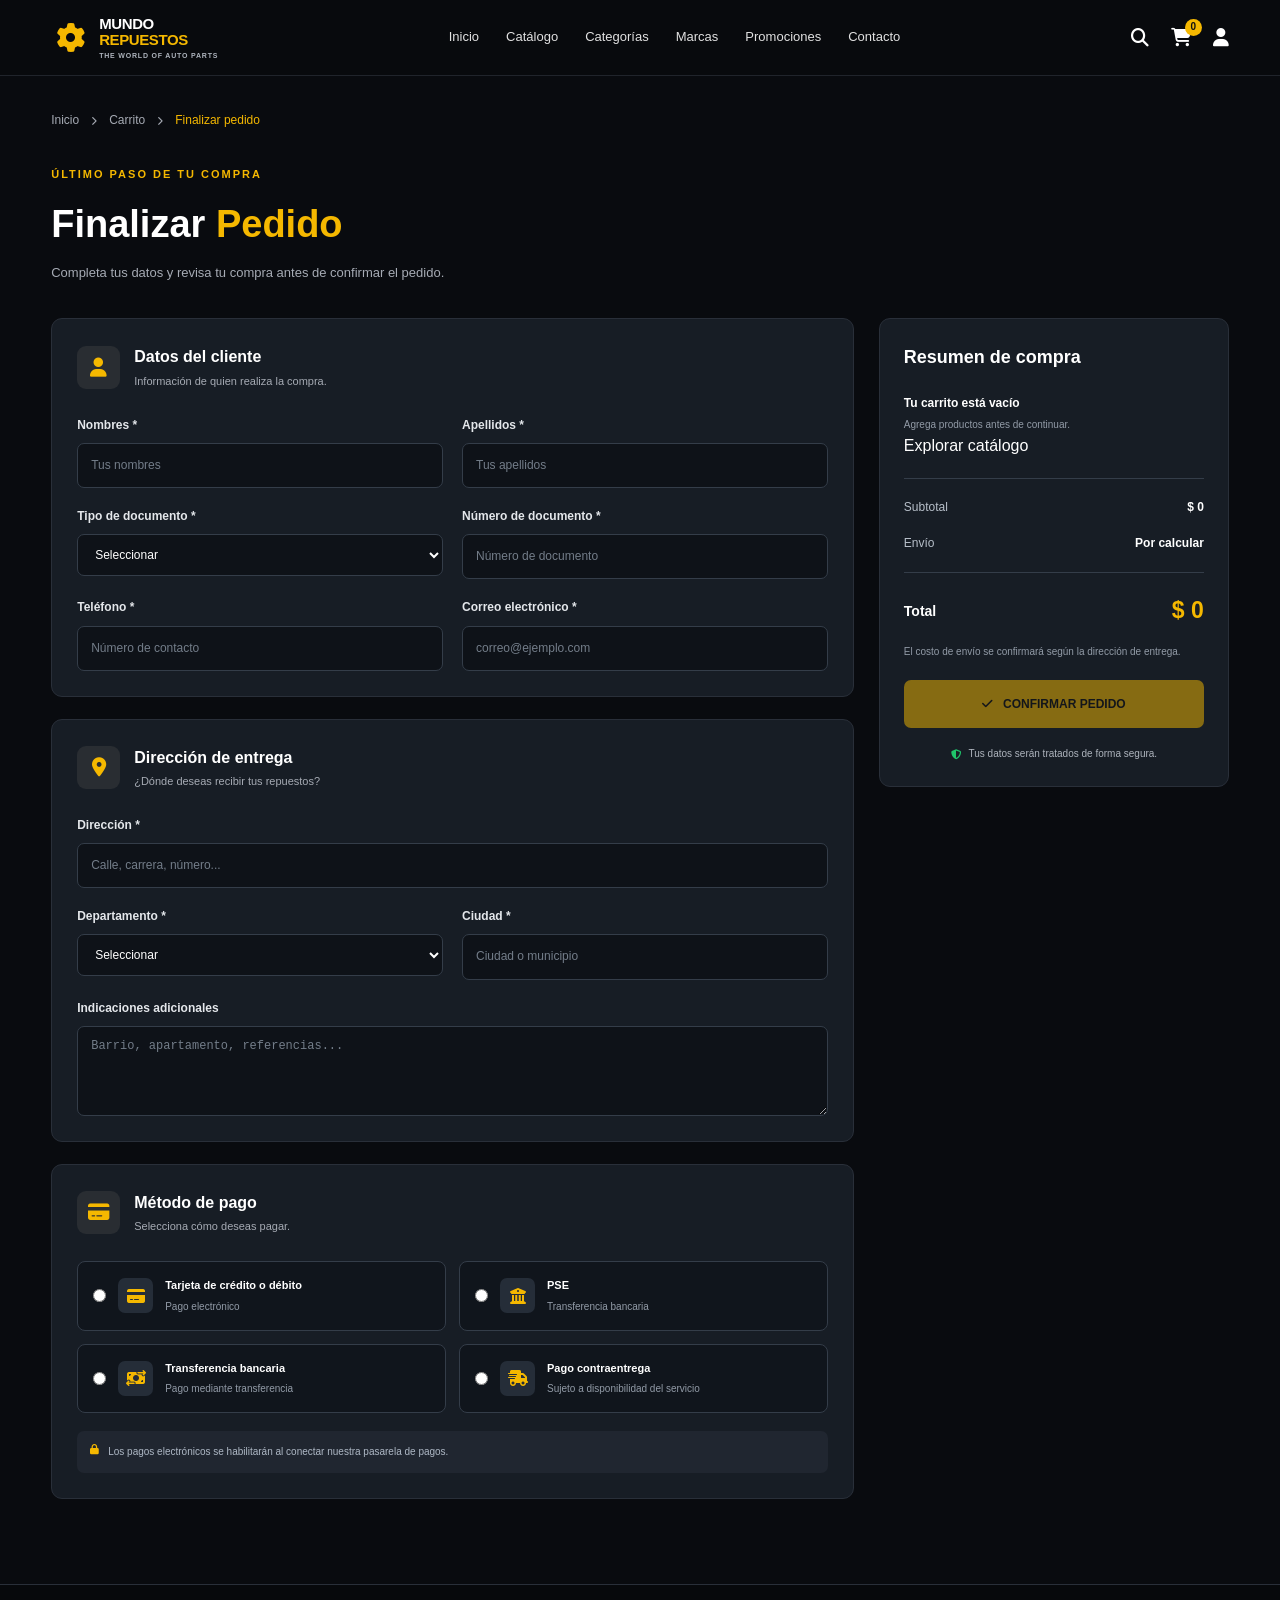
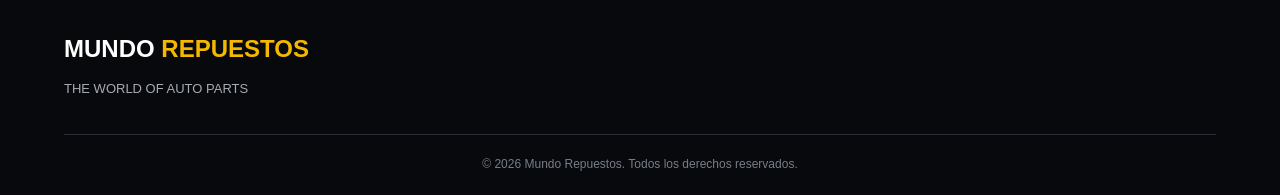
<file: src/main/resources/static/pages/finalizar-pedido.html>
<!DOCTYPE html>
<html lang="es">

<head>
    <meta charset="UTF-8">
    <meta name="viewport" content="width=device-width, initial-scale=1.0">

    <title>Finalizar pedido | Mundo Repuestos</title>

    <link rel="stylesheet" href="../styles/global.css">
    <link rel="stylesheet" href="../styles/header.css">
    <link rel="stylesheet" href="../styles/finalizar-pedido.css">

    <link rel="stylesheet"
        href="https://cdnjs.cloudflare.com/ajax/libs/font-awesome/6.5.0/css/all.min.css">
</head>

<body>

    <!-- ENCABEZADO -->
    <header class="header">

        <a href="../index.html" class="logo">

            <div class="logo-icon">
                <i class="fa-solid fa-gear"></i>
            </div>

            <div class="logo-text">
                <span>MUNDO</span>
                <strong>REPUESTOS</strong>
                <small>THE WORLD OF AUTO PARTS</small>
            </div>

        </a>

        <nav class="navigation">
            <a href="../index.html">Inicio</a>
            <a href="catalogo.html">Catálogo</a>
            <a href="../index.html#categorias">Categorías</a>
            <a href="../index.html#marcas">Marcas</a>
            <a href="../index.html#promociones">Promociones</a>
            <a href="../index.html#contacto">Contacto</a>
        </nav>

        <div class="header-actions">

            <button aria-label="Buscar">
                <i class="fa-solid fa-magnifying-glass"></i>
            </button>

            <a href="carrito.html" aria-label="Carrito">
                <i class="fa-solid fa-cart-shopping"></i>
                <span class="cart-count">0</span>
            </a>

            <button aria-label="Mi cuenta">
                <i class="fa-solid fa-user"></i>
            </button>

        </div>

    </header>


    <!-- CONTENIDO PRINCIPAL -->
    <main class="checkout-page">

        <!-- NAVEGACION -->
        <div class="checkout-breadcrumb">
            <a href="../index.html">Inicio</a>
            <i class="fa-solid fa-chevron-right"></i>
            <a href="carrito.html">Carrito</a>
            <i class="fa-solid fa-chevron-right"></i>
            <span>Finalizar pedido</span>
        </div>


        <!-- TITULO -->
        <section class="checkout-heading">

            <span>ÚLTIMO PASO DE TU COMPRA</span>

            <h1>Finalizar <strong>Pedido</strong></h1>

            <p>
                Completa tus datos y revisa tu compra
                antes de confirmar el pedido.
            </p>

        </section>


        <!-- DISTRIBUCION -->
        <form id="checkout-form" class="checkout-layout">


            <!-- COLUMNA IZQUIERDA -->
            <div class="checkout-left">


                <!-- DATOS PERSONALES -->
                <section class="checkout-card">

                    <div class="checkout-card-heading">

                        <i class="fa-solid fa-user"></i>

                        <div>
                            <h2>Datos del cliente</h2>
                            <p>Información de quien realiza la compra.</p>
                        </div>

                    </div>


                    <div class="checkout-fields">

                        <div class="checkout-field">

                            <label for="nombre">
                                Nombres *
                            </label>

                            <input
                                type="text"
                                id="nombre"
                                name="nombre"
                                placeholder="Tus nombres"
                                required
                            >

                        </div>


                        <div class="checkout-field">

                            <label for="apellidos">
                                Apellidos *
                            </label>

                            <input
                                type="text"
                                id="apellidos"
                                name="apellidos"
                                placeholder="Tus apellidos"
                                required
                            >

                        </div>


                        <div class="checkout-field">

                            <label for="tipo-documento">
                                Tipo de documento *
                            </label>

                            <select id="tipo-documento"
                                    name="tipo_documento"
                                    required>

                                <option value="">Seleccionar</option>
                                <option value="CC">Cédula de ciudadanía</option>
                                <option value="CE">Cédula de extranjería</option>
                                <option value="NIT">NIT</option>
                                <option value="PASAPORTE">Pasaporte</option>

                            </select>

                        </div>


                        <div class="checkout-field">

                            <label for="documento">
                                Número de documento *
                            </label>

                            <input
                                type="text"
                                id="documento"
                                name="documento"
                                placeholder="Número de documento"
                                required
                            >

                        </div>


                        <div class="checkout-field">

                            <label for="telefono">
                                Teléfono *
                            </label>

                            <input
                                type="tel"
                                id="telefono"
                                name="telefono"
                                placeholder="Número de contacto"
                                required
                            >

                        </div>


                        <div class="checkout-field">

                            <label for="correo">
                                Correo electrónico *
                            </label>

                            <input
                                type="email"
                                id="correo"
                                name="correo"
                                placeholder="correo@ejemplo.com"
                                required
                            >

                        </div>

                    </div>

                </section>


                <!-- DIRECCION DE ENTREGA -->
                <section class="checkout-card">

                    <div class="checkout-card-heading">

                        <i class="fa-solid fa-location-dot"></i>

                        <div>
                            <h2>Dirección de entrega</h2>
                            <p>¿Dónde deseas recibir tus repuestos?</p>
                        </div>

                    </div>


                    <div class="checkout-fields">

                        <div class="checkout-field full-width">

                            <label for="direccion">
                                Dirección *
                            </label>

                            <input
                                type="text"
                                id="direccion"
                                name="direccion"
                                placeholder="Calle, carrera, número..."
                                required
                            >

                        </div>


                        <div class="checkout-field">

                            <label for="departamento">
                                Departamento *
                            </label>

                            <select
                                id="departamento"
                                name="departamento"
                                required>

                                <option value="">Seleccionar</option>
                                <option value="Antioquia">Antioquia</option>
                                <option value="Cundinamarca">Cundinamarca</option>
                                <option value="Santander">Santander</option>
                                <option value="Valle del Cauca">Valle del Cauca</option>
                                <option value="Atlántico">Atlántico</option>
                                <option value="Bolívar">Bolívar</option>
                                <option value="Otro">Otro</option>

                            </select>

                        </div>


                        <div class="checkout-field">

                            <label for="ciudad">
                                Ciudad *
                            </label>

                            <input
                                type="text"
                                id="ciudad"
                                name="ciudad"
                                placeholder="Ciudad o municipio"
                                required
                            >

                        </div>


                        <div class="checkout-field full-width">

                            <label for="indicaciones">
                                Indicaciones adicionales
                            </label>

                            <textarea
                                id="indicaciones"
                                name="indicaciones"
                                rows="3"
                                placeholder="Barrio, apartamento, referencias..."
                            ></textarea>

                        </div>

                    </div>

                </section>


                <!-- METODO DE PAGO -->
                <section class="checkout-card">

                    <div class="checkout-card-heading">

                        <i class="fa-solid fa-credit-card"></i>

                        <div>
                            <h2>Método de pago</h2>
                            <p>Selecciona cómo deseas pagar.</p>
                        </div>

                    </div>


                    <div class="payment-options">


                        <label class="payment-option">

                            <input
                                type="radio"
                                name="metodo_pago"
                                value="Tarjeta"
                                required
                            >

                            <div class="payment-icon">
                                <i class="fa-solid fa-credit-card"></i>
                            </div>

                            <div class="payment-description">
                                <strong>Tarjeta de crédito o débito</strong>
                                <span>Pago electrónico</span>
                            </div>

                        </label>


                        <label class="payment-option">

                            <input
                                type="radio"
                                name="metodo_pago"
                                value="PSE"
                            >

                            <div class="payment-icon">
                                <i class="fa-solid fa-building-columns"></i>
                            </div>

                            <div class="payment-description">
                                <strong>PSE</strong>
                                <span>Transferencia bancaria</span>
                            </div>

                        </label>


                        <label class="payment-option">

                            <input
                                type="radio"
                                name="metodo_pago"
                                value="Transferencia"
                            >

                            <div class="payment-icon">
                                <i class="fa-solid fa-money-bill-transfer"></i>
                            </div>

                            <div class="payment-description">
                                <strong>Transferencia bancaria</strong>
                                <span>Pago mediante transferencia</span>
                            </div>

                        </label>


                        <label class="payment-option">

                            <input
                                type="radio"
                                name="metodo_pago"
                                value="Contraentrega"
                            >

                            <div class="payment-icon">
                                <i class="fa-solid fa-truck-fast"></i>
                            </div>

                            <div class="payment-description">
                                <strong>Pago contraentrega</strong>
                                <span>Sujeto a disponibilidad del servicio</span>
                            </div>

                        </label>

                    </div>

                    <p class="payment-notice">
                        <i class="fa-solid fa-lock"></i>
                        Los pagos electrónicos se habilitarán
                        al conectar nuestra pasarela de pagos.
                    </p>

                </section>

            </div>


            <!-- COLUMNA DERECHA -->
            <aside class="checkout-summary">

                <h2>Resumen de compra</h2>


                <div id="checkout-products">

                    <!-- Productos cargados con JavaScript -->

                </div>


                <div class="checkout-summary-divider"></div>


                <div class="checkout-summary-line">

                    <span>Subtotal</span>

                    <strong id="checkout-subtotal">$0</strong>

                </div>


                <div class="checkout-summary-line">

                    <span>Envío</span>

                    <strong id="checkout-shipping">Por calcular</strong>

                </div>


                <div class="checkout-summary-divider"></div>


                <div class="checkout-total">

                    <span>Total</span>

                    <strong id="checkout-total">$0</strong>

                </div>


                <p class="checkout-summary-note">
                    El costo de envío se confirmará
                    según la dirección de entrega.
                </p>


                <button
                    type="submit"
                    class="confirm-order-button"
                    id="confirm-order">

                    <i class="fa-solid fa-check"></i>

                    CONFIRMAR PEDIDO

                </button>


                <div class="checkout-security">

                    <i class="fa-solid fa-shield-halved"></i>

                    Tus datos serán tratados de forma segura.

                </div>

            </aside>


        </form>

    </main>


    <!-- PIE DE PAGINA -->
    <footer class="footer">

        <div class="footer-brand">

            <h2>MUNDO <span>REPUESTOS</span></h2>

            <p>THE WORLD OF AUTO PARTS</p>

        </div>

        <div class="footer-bottom">

            © 2026 Mundo Repuestos. Todos los derechos reservados.

        </div>

    </footer>


    <script src="../scripts/finalizar-pedido.js"></script>

</body>

</html>
</file>
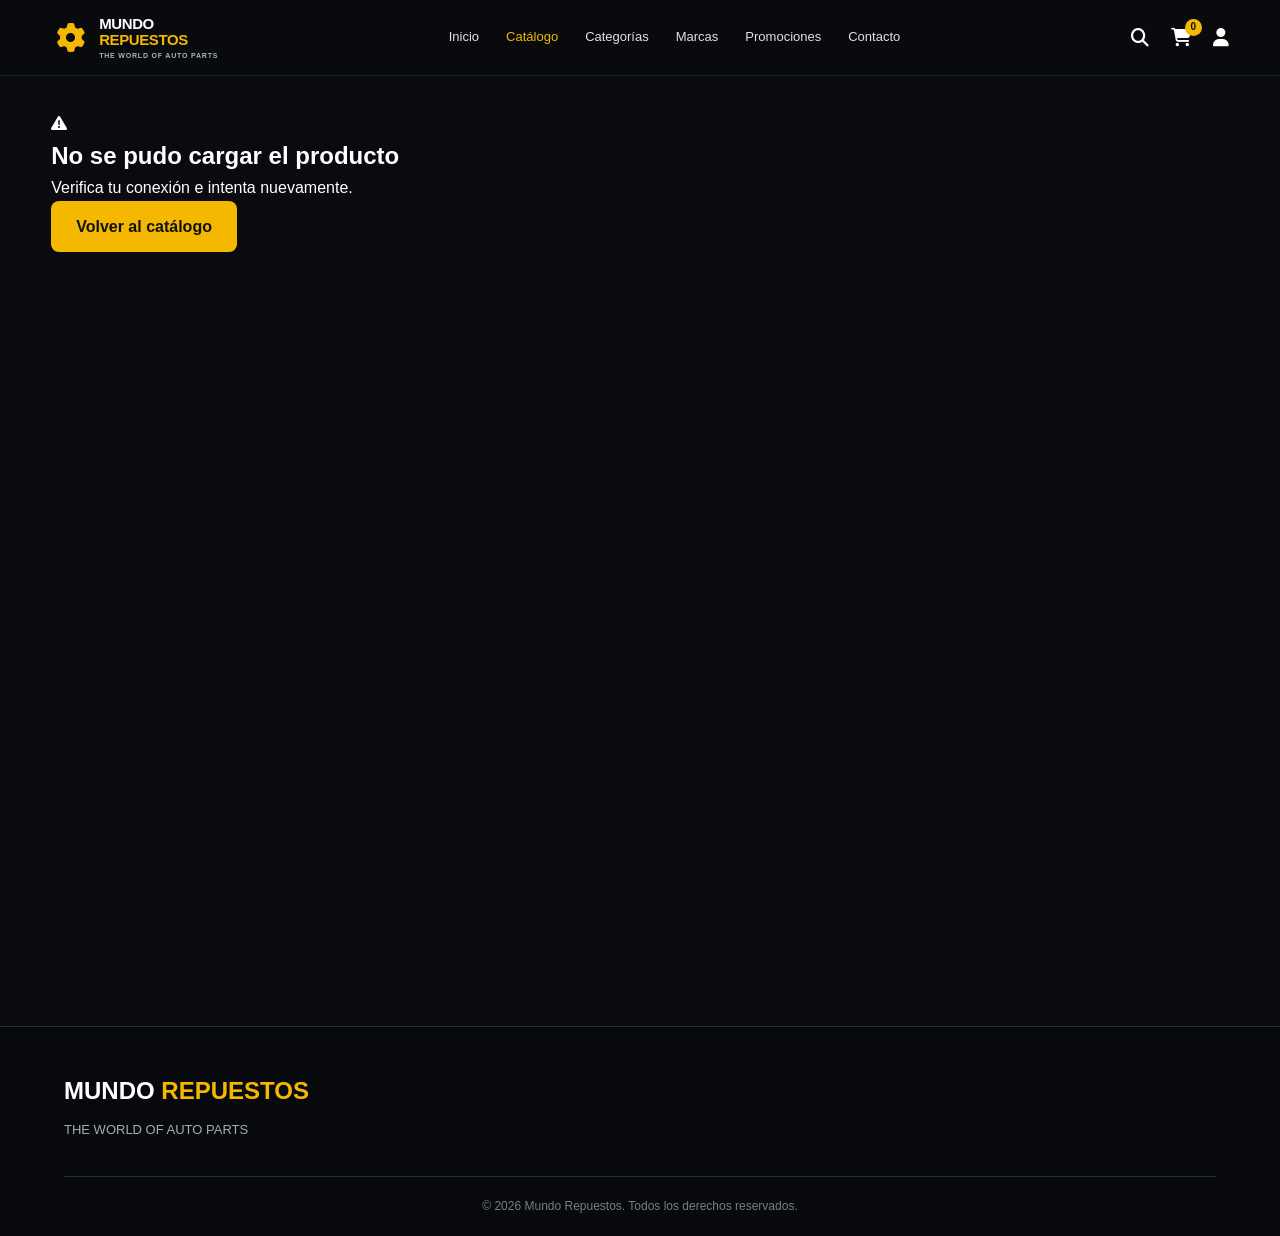
<file: src/main/resources/static/pages/producto.html>
<!DOCTYPE html>
<html lang="es">

<head>
    <meta charset="UTF-8">
    <meta name="viewport" content="width=device-width, initial-scale=1.0">

    <title>Detalle del producto | Mundo Repuestos</title>

    <link rel="stylesheet" href="../styles/global.css">
    <link rel="stylesheet" href="../styles/header.css">
    <link rel="stylesheet" href="../styles/producto.css">

    <link rel="stylesheet"
        href="https://cdnjs.cloudflare.com/ajax/libs/font-awesome/6.5.0/css/all.min.css">
</head>

<body>

    <!-- ENCABEZADO -->
    <header class="header">

        <a href="../index.html" class="logo">

            <div class="logo-icon">
                <i class="fa-solid fa-gear"></i>
            </div>

            <div class="logo-text">
                <span>MUNDO</span>
                <strong>REPUESTOS</strong>
                <small>THE WORLD OF AUTO PARTS</small>
            </div>

        </a>

        <nav class="navigation">

            <a href="../index.html">Inicio</a>
            <a href="catalogo.html" class="active">Catálogo</a>
            <a href="../index.html#categorias">Categorías</a>
            <a href="../index.html#marcas">Marcas</a>
            <a href="../index.html#promociones">Promociones</a>
            <a href="../index.html#contacto">Contacto</a>

        </nav>

        <div class="header-actions">

            <button aria-label="Buscar">
                <i class="fa-solid fa-magnifying-glass"></i>
            </button>

            <a href="carrito.html" aria-label="Carrito">
                <i class="fa-solid fa-cart-shopping"></i>
                <span class="cart-count">0</span>
            </a>

            <button aria-label="Mi cuenta">
                <i class="fa-solid fa-user"></i>
            </button>

        </div>

    </header>


    <!-- CONTENIDO DEL PRODUCTO -->
    <main class="product-detail-page">

        <!-- RUTA DE NAVEGACION -->
        <div class="product-breadcrumb">

            <a href="../index.html">Inicio</a>

            <i class="fa-solid fa-chevron-right"></i>

            <a href="catalogo.html">Catálogo</a>

            <i class="fa-solid fa-chevron-right"></i>

            <span id="breadcrumb-product">Producto</span>

        </div>


        <!-- INFORMACION PRINCIPAL -->
        <section class="product-detail-layout">

            <!-- GALERIA DE IMAGENES -->
            <div class="product-gallery">

                <div class="product-thumbnails" id="product-thumbnails">

                    <!-- Miniaturas generadas con JavaScript -->

                </div>

                <div class="product-main-image" id="product-main-image">

                    <div class="product-image-fallback">
                        <i class="fa-solid fa-car-side"></i>
                    </div>

                    <span class="image-label">
                        IMAGEN DEL PRODUCTO
                    </span>

                </div>

            </div>


            <!-- INFORMACION DEL PRODUCTO -->
            <div class="product-main-info">

                <div class="product-category-label" id="product-category">
                    REPUESTO AUTOMOTRIZ
                </div>

                <h1 id="product-name">
                    Cargando producto...
                </h1>

                <div class="product-brand-reference">

                    <span>
                        Marca:
                        <strong id="product-brand">-</strong>
                    </span>

                    <span>
                        Referencia:
                        <strong id="product-reference">-</strong>
                    </span>

                </div>


                <div class="product-price-detail" id="product-price">
                    $0
                </div>


                <div class="product-availability">

                    <i class="fa-solid fa-circle-check"></i>

                    <span id="product-stock">
                        Consultando disponibilidad...
                    </span>

                </div>


                <!-- CANTIDAD -->
                <div class="product-quantity">

                    <label for="product-quantity">
                        Cantidad:
                    </label>

                    <div class="quantity-control">

                        <button id="quantity-minus" type="button">
                            <i class="fa-solid fa-minus"></i>
                        </button>

                        <input
                            type="number"
                            id="product-quantity"
                            value="1"
                            min="1"
                        >

                        <button id="quantity-plus" type="button">
                            <i class="fa-solid fa-plus"></i>
                        </button>

                    </div>

                </div>


                <!-- BOTONES -->
                <div class="product-purchase-buttons">

                    <button class="product-add-cart" id="add-product-cart">

                        <i class="fa-solid fa-cart-shopping"></i>

                        AGREGAR AL CARRITO

                    </button>

                    <a href="carrito.html" class="product-buy-now">

                        COMPRAR AHORA

                        <i class="fa-solid fa-arrow-right"></i>

                    </a>

                </div>


                <!-- INFORMACION ADICIONAL -->
                <div class="product-assurance">

                    <div>
                        <i class="fa-solid fa-shield-halved"></i>
                        <span>Compra confiable</span>
                    </div>

                    <div>
                        <i class="fa-solid fa-truck-fast"></i>
                        <span>Envíos disponibles</span>
                    </div>

                </div>

            </div>


            <!-- COMPATIBILIDAD -->
            <aside class="product-compatibility">

                <div class="compatibility-heading">

                    <i class="fa-solid fa-car-side"></i>

                    <h2>Vehículos compatibles</h2>

                </div>

                <p>
                    Consulta los vehículos para los que
                    está registrado este repuesto.
                </p>

                <div
                    class="compatible-vehicles"
                    id="compatible-vehicles">

                    <!-- Vehículos cargados con JavaScript -->

                </div>

                <div class="compatibility-warning">

                    <i class="fa-solid fa-circle-info"></i>

                    Verifica la referencia y las especificaciones
                    antes de realizar tu compra.

                </div>

            </aside>

        </section>


        <!-- DESCRIPCION Y ESPECIFICACIONES -->
        <section class="product-extra-info">

            <div class="product-tabs">

                <button class="product-tab active" data-tab="description">
                    Descripción
                </button>

                <button class="product-tab" data-tab="specifications">
                    Especificaciones
                </button>

            </div>


            <div class="product-tab-content" id="description">

                <h2>Descripción del producto</h2>

                <p id="product-description">
                    Información del producto.
                </p>

            </div>


            <div class="product-tab-content hidden" id="specifications">

                <h2>Características del repuesto</h2>

                <div class="specifications-list" id="product-specifications">

                    <!-- Especificaciones cargadas con JavaScript -->

                </div>

            </div>

        </section>


        <!-- VOLVER AL CATALOGO -->
        <div class="back-to-catalog">

            <a href="catalogo.html" class="btn-secondary">

                <i class="fa-solid fa-arrow-left"></i>

                Volver al catálogo

            </a>

        </div>

    </main>


    <!-- PIE DE PAGINA -->
    <footer class="footer">

        <div class="footer-brand">

            <h2>MUNDO <span>REPUESTOS</span></h2>

            <p>THE WORLD OF AUTO PARTS</p>

        </div>

        <div class="footer-bottom">

            © 2026 Mundo Repuestos. Todos los derechos reservados.

        </div>

    </footer>


    <script src="../scripts/producto.js"></script>

</body>

</html>
</file>
<file: src/main/resources/static/styles/global.css>
/* ========================================
   MUNDO REPUESTOS - ESTILOS GENERALES
   ======================================== */

/* 1. VARIABLES DE DISEÑO */

:root {
    --color-background: #090b0f;
    --color-surface: #12161d;
    --color-card: #181d25;
    --color-card-hover: #202731;

    --color-primary: #f5b800;
    --color-primary-hover: #ffcc33;

    --color-white: #f5f5f5;
    --color-text: #ffffff;
    --color-text-secondary: #a6abb4;

    --color-success: #20c56b;
    --color-danger: #ef4444;

    --color-border: #292f39;

    --font-main: 'Segoe UI', Arial, sans-serif;

    --radius-small: 8px;
    --radius-medium: 14px;
    --radius-large: 20px;

    --transition: all 0.3s ease;
}


/* 2. REINICIO GENERAL */

* {
    margin: 0;
    padding: 0;
    box-sizing: border-box;
}

html {
    scroll-behavior: smooth;
}

body {
    background-color: var(--color-background);
    color: var(--color-text);
    font-family: var(--font-main);
    line-height: 1.6;
    min-height: 100vh;
    overflow-x: hidden;
}

a {
    text-decoration: none;
    color: inherit;
}

button,
input,
select {
    font: inherit;
}

button {
    cursor: pointer;
    border: none;
}

img {
    max-width: 100%;
    display: block;
}


/* 3. CONTENEDORES */

.container {
    width: 90%;
    max-width: 1400px;
    margin: 0 auto;
}


/* 4. BOTONES GENERALES */

.btn-primary {
    display: inline-flex;
    align-items: center;
    justify-content: center;
    gap: 10px;

    background: var(--color-primary);
    color: #111111;

    padding: 13px 25px;
    border-radius: var(--radius-small);

    font-weight: 700;
    transition: var(--transition);
}

.btn-primary:hover {
    background: var(--color-primary-hover);
    transform: translateY(-3px);
    box-shadow: 0 8px 25px rgba(245, 184, 0, 0.2);
}

.btn-secondary {
    display: inline-flex;
    align-items: center;
    justify-content: center;

    background: transparent;
    color: var(--color-white);

    padding: 12px 24px;
    border: 1px solid var(--color-primary);
    border-radius: var(--radius-small);

    font-weight: 600;
    transition: var(--transition);
}

.btn-secondary:hover {
    background: var(--color-primary);
    color: #111111;
}


/* 5. TÍTULOS DE SECCIONES */

.section-heading {
    text-align: center;
    margin-bottom: 40px;
}

.section-heading span {
    display: inline-block;
    color: var(--color-primary);
    font-size: 12px;
    font-weight: 700;
    letter-spacing: 2px;
    margin-bottom: 10px;
}

.section-heading h2 {
    color: var(--color-white);
    font-size: clamp(25px, 3vw, 36px);
    font-weight: 800;
    margin-bottom: 8px;
}

.section-heading p {
    color: var(--color-text-secondary);
    font-size: 15px;
}


/* 6. EFECTOS GENERALES */

.card {
    background: var(--color-card);
    border: 1px solid var(--color-border);
    border-radius: var(--radius-medium);
    transition: var(--transition);
}

.card:hover {
    background: var(--color-card-hover);
    border-color: rgba(245, 184, 0, 0.4);
}


/* 7. BARRA DE DESPLAZAMIENTO */

::-webkit-scrollbar {
    width: 9px;
}

::-webkit-scrollbar-track {
    background: var(--color-background);
}

::-webkit-scrollbar-thumb {
    background: #3a414c;
    border-radius: 10px;
}

::-webkit-scrollbar-thumb:hover {
    background: var(--color-primary);
}


/* 8. SELECCIÓN DE TEXTO */

::selection {
    background: var(--color-primary);
    color: #111111;
}

/* ==========================================
   PIE DE PAGINA GENERAL
   ========================================== */

.footer {
    width: 100%;
    padding: 45px 5% 20px;
    background: #07090c;
    border-top: 1px solid var(--color-border);
    margin-top: 50px;
}

.footer-brand h2 {
    color: white;
    font-size: 24px;
    font-weight: 900;
}

.footer-brand h2 span {
    color: var(--color-primary);
}

.footer-brand p,
.footer-info p {
    color: var(--color-text-secondary);
    font-size: 13px;
    margin-top: 10px;
}

.footer-info {
    margin-top: 25px;
}

.footer-info h3 {
    color: white;
    font-size: 16px;
}

.footer-bottom {
    border-top: 1px solid var(--color-border);
    text-align: center;
    color: #777e89;
    font-size: 12px;
    margin-top: 35px;
    padding-top: 20px;
}
</file>
<file: src/main/resources/static/styles/login.css>
.login-body {
    min-height: 100vh;
    display: flex;
    align-items: center;
    justify-content: center;
    padding: 20px;
    background: #080a0d;
}

.login-card {
    width: 100%;
    max-width: 420px;
    padding: 38px;
    background: #171d25;
    border: 1px solid #303a46;
    border-radius: 14px;
}

.login-logo {
    display: flex;
    align-items: center;
    gap: 13px;
    margin-bottom: 35px;
}

.login-logo > i {
    color: #f5b800;
    font-size: 38px;
}

.login-logo div {
    display: flex;
    flex-direction: column;
}

.login-logo strong {
    color: white;
    font-size: 19px;
    line-height: 1.1;
}

.login-logo strong:nth-child(2) {
    color: #f5b800;
}

.login-logo small {
    color: #8993a0;
    font-size: 9px;
    letter-spacing: 1px;
    margin-top: 5px;
}

.login-card h1 {
    color: white;
    font-size: 24px;
    margin-bottom: 10px;
}

.login-card > p {
    color: #aeb8c5;
    font-size: 13px;
    margin-bottom: 28px;
}

.login-card label {
    display: block;
    color: white;
    font-size: 12px;
    font-weight: 700;
    margin-bottom: 10px;
}

.login-input {
    display: flex;
    align-items: center;
    background: #0e1218;
    border: 1px solid #343d49;
    border-radius: 7px;
}

.login-input:focus-within {
    border-color: #f5b800;
}

.login-input input {
    flex: 1;
    min-width: 0;
    padding: 14px;
    background: transparent;
    border: none;
    outline: none;
    color: white;
}

.login-input button {
    padding: 12px;
    background: transparent;
    color: #aeb8c5;
    cursor: pointer;
}

.login-button {
    width: 100%;
    padding: 14px;
    margin-top: 20px;
    background: #f5b800;
    color: #111;
    border: none;
    border-radius: 7px;
    font-weight: 800;
    cursor: pointer;
}

.login-button:hover {
    background: #ffd044;
}

#login-error {
    display: none;
    color: #ef5350;
    font-size: 12px;
    margin-top: 12px;
}

.login-back {
    display: block;
    margin-top: 25px;
    color: #aeb8c5;
    text-align: center;
    font-size: 12px;
    text-decoration: none;
}

.login-back:hover {
    color: #f5b800;
}
</file>
<file: src/main/resources/static/styles/admin.css>
/* ==========================================
   MUNDO REPUESTOS - PANEL ADMINISTRATIVO
   ========================================== */

.admin-body {
    background: #0b0e13;
    color: white;
    min-height: 100vh;
}

/* 1. DISTRIBUCION GENERAL */

.admin-layout {
    display: grid;
    grid-template-columns: 250px minmax(0, 1fr);
    min-height: 100vh;
}

/* 2. MENU LATERAL */

.admin-sidebar {
    background: #10151c;
    border-right: 1px solid #29313b;
    padding: 25px 17px;

    display: flex;
    flex-direction: column;

    min-height: 100vh;
}

.admin-logo {
    display: flex;
    align-items: center;
    gap: 12px;
    padding: 5px 10px 35px;
}

.admin-logo > i {
    color: var(--color-primary);
    font-size: 34px;
}

.admin-logo div {
    display: flex;
    flex-direction: column;
    line-height: 1.1;
}

.admin-logo strong:first-child {
    color: white;
    font-size: 17px;
}

.admin-logo strong:nth-child(2) {
    color: var(--color-primary);
    font-size: 17px;
}

.admin-logo small {
    color: #8993a0;
    font-size: 8px;
    letter-spacing: 1px;
    margin-top: 5px;
}

/* 3. SECCIONES DEL MENU */

.sidebar-section {
    color: #75808e;
    font-size: 10px;
    font-weight: 800;
    letter-spacing: 1.5px;

    padding: 15px 12px;
}

.admin-navigation {
    display: flex;
    flex-direction: column;
    gap: 6px;
}

.admin-navigation a {
    display: flex;
    align-items: center;
    gap: 13px;

    padding: 13px 14px;

    color: #bac2cd;
    font-size: 13px;
    font-weight: 600;

    border-radius: 7px;
    transition: var(--transition);
}

.admin-navigation a i {
    width: 19px;
    text-align: center;
    font-size: 15px;
}

.admin-navigation a:hover {
    background: #202833;
    color: white;
}

.admin-navigation a.active {
    background: var(--color-primary);
    color: #111;
}

/* 4. PERFIL DEL ADMINISTRADOR */

.sidebar-bottom {
    display: flex;
    align-items: center;
    gap: 12px;

    padding: 18px 8px;
    margin-top: auto;

    border-top: 1px solid #29313b;
}

.admin-profile-icon {
    width: 38px;
    height: 38px;

    display: flex;
    align-items: center;
    justify-content: center;

    background: #252d38;
    color: var(--color-primary);
    border-radius: 50%;
}

.sidebar-bottom div:last-child {
    display: flex;
    flex-direction: column;
    gap: 3px;
}

.sidebar-bottom strong {
    font-size: 12px;
}

.sidebar-bottom small {
    color: #8993a0;
    font-size: 10px;
}

/* 5. CONTENIDO PRINCIPAL */

.admin-main {
    min-width: 0;
    padding: 30px;
}

/* 6. BARRA SUPERIOR */

.admin-topbar {
    display: flex;
    justify-content: space-between;
    align-items: center;
    gap: 20px;

    margin-bottom: 30px;
}

.admin-topbar h1 {
    color: white;
    font-size: 25px;
    font-weight: 800;
}

.admin-topbar p {
    color: #8993a0;
    font-size: 12px;
    margin-top: 5px;
}

.admin-top-actions {
    display: flex;
    align-items: center;
    gap: 20px;
}

.admin-top-actions > button {
    background: transparent;
    color: #c5cbd3;
    font-size: 18px;
}

.admin-user {
    display: flex;
    align-items: center;
    gap: 10px;
}

.admin-user > i {
    color: var(--color-primary);
    font-size: 30px;
}

.admin-user div {
    display: flex;
    flex-direction: column;
    gap: 3px;
}

.admin-user strong {
    color: white;
    font-size: 11px;
}

.admin-user small {
    color: #8993a0;
    font-size: 10px;
}

/* 7. BIENVENIDA */

.admin-welcome {
    display: flex;
    align-items: center;
    justify-content: space-between;

    padding: 28px 32px;
    margin-bottom: 25px;

    background:
        linear-gradient(110deg, #202832, #121820);

    border: 1px solid #303a46;
    border-radius: 12px;
}

.admin-welcome span {
    color: var(--color-primary);
    font-size: 10px;
    font-weight: 800;
    letter-spacing: 1.5px;
}

.admin-welcome h2 {
    color: white;
    font-size: 25px;
    margin: 8px 0;
}

.admin-welcome p {
    color: #aeb8c5;
    font-size: 12px;
}

.admin-welcome > i {
    color: var(--color-primary);
    font-size: 65px;
    opacity: 0.8;
}

/* 8. TARJETAS DE ESTADISTICAS */

.admin-stats {
    display: grid;
    grid-template-columns: repeat(4, minmax(0, 1fr));
    gap: 17px;
    margin-bottom: 30px;
}

.stat-card {
    display: flex;
    align-items: center;
    gap: 14px;

    min-width: 0;
    padding: 20px 16px;

    background: #171d25;
    border: 1px solid #29313b;
    border-radius: 11px;

    transition: var(--transition);
}

.stat-card:hover {
    transform: translateY(-4px);
    border-color: #555e6b;
}

.stat-icon {
    width: 47px;
    height: 47px;
    flex-shrink: 0;

    display: flex;
    align-items: center;
    justify-content: center;

    border-radius: 9px;
    font-size: 20px;
}

.stat-icon.yellow {
    background: rgba(245,184,0,.14);
    color: #f5b800;
}

.stat-icon.blue {
    background: rgba(59,130,246,.14);
    color: #60a5fa;
}

.stat-icon.red {
    background: rgba(239,68,68,.14);
    color: #ef5350;
}

.stat-icon.green {
    background: rgba(32,197,107,.14);
    color: #20c56b;
}

.stat-card > div:last-child {
    min-width: 0;
}

.stat-card span {
    display: block;
    color: #aeb8c5;
    font-size: 11px;
}

.stat-card h2 {
    color: white;
    font-size: 24px;
    margin: 4px 0;
    overflow-wrap: anywhere;
}

.stat-card small {
    color: #7e8996;
    font-size: 9px;
}

/* 9. TITULOS DE SECCION */

.admin-section-heading {
    display: flex;
    align-items: center;
    justify-content: space-between;
    gap: 12px;

    margin-bottom: 18px;
}

.admin-section-heading h2 {
    color: white;
    font-size: 16px;
}

.admin-section-heading p {
    color: #8993a0;
    font-size: 11px;
    margin-top: 4px;
}

.admin-section-heading a {
    color: var(--color-primary);
    font-size: 11px;
}

/* 10. ACCESOS RAPIDOS */

.admin-quick-actions {
    margin-bottom: 30px;
}

.quick-actions-grid {
    display: grid;
    grid-template-columns: repeat(4, minmax(0, 1fr));
    gap: 15px;
}

.quick-action-card {
    display: flex;
    flex-direction: column;
    gap: 9px;

    padding: 22px;

    background: #171d25;
    border: 1px solid #29313b;
    border-radius: 10px;

    transition: var(--transition);
}

.quick-action-card:hover {
    transform: translateY(-4px);
    border-color: var(--color-primary);
}

.quick-action-card > i {
    color: var(--color-primary);
    font-size: 24px;
    margin-bottom: 6px;
}

.quick-action-card strong {
    color: white;
    font-size: 12px;
}

.quick-action-card span {
    color: #8993a0;
    font-size: 10px;
}

/* 11. TABLAS Y PANELES INFERIORES */

.admin-bottom-grid {
    display: grid;
    grid-template-columns: minmax(0, 1.5fr) minmax(0, 1fr);
    gap: 18px;
}

.admin-panel-card {
    min-width: 0;
    padding: 20px;

    background: #171d25;
    border: 1px solid #29313b;
    border-radius: 10px;
}

.admin-table-container {
    overflow-x: auto;
}

.admin-table {
    width: 100%;
    border-collapse: collapse;
    text-align: left;
}

.admin-table th {
    padding: 12px 9px;
    color: #8993a0;
    font-size: 10px;
    font-weight: 700;
    border-bottom: 1px solid #303a46;
}

.admin-table td {
    padding: 15px 9px;
    color: #d4d9e0;
    font-size: 11px;
    border-bottom: 1px solid #29313b;
}

.status {
    display: inline-block;
    padding: 5px 8px;
    border-radius: 5px;
    font-size: 9px;
    font-weight: 800;
}

.status.pending {
    background: #f5b800;
    color: #111;
}

.status.sent {
    background: #2563eb;
    color: white;
}

.status.completed {
    background: #15803d;
    color: white;
}

/* 12. ALERTAS DE INVENTARIO */

.low-stock-list {
    display: flex;
    flex-direction: column;
    gap: 13px;
}

.low-stock-list > div {
    display: flex;
    align-items: center;
    gap: 12px;

    padding: 12px;

    background: #202630;
    border-radius: 7px;
}

.low-stock-list > div > i {
    color: #f5b800;
    font-size: 17px;
}

.low-stock-list span {
    display: flex;
    justify-content: space-between;
    gap: 12px;

    width: 100%;
    color: white;
    font-size: 11px;
}

.low-stock-list small {
    color: var(--color-primary);
    font-size: 10px;
}

/* 13. PIE DEL PANEL */

.admin-footer {
    text-align: center;
    color: #697483;
    font-size: 10px;
    padding: 30px 0 10px;
    margin-top: 25px;
    border-top: 1px solid #29313b;
}

/* 14. TABLETS */

@media (max-width: 1100px) {

    .admin-layout {
        grid-template-columns: 210px minmax(0, 1fr);
    }

    .admin-main {
        padding: 22px;
    }

    .admin-stats {
        grid-template-columns: repeat(2, 1fr);
    }

    .quick-actions-grid {
        grid-template-columns: repeat(2, 1fr);
    }

}

/* 15. CELULARES */

@media (max-width: 700px) {

    .admin-layout {
        grid-template-columns: 1fr;
    }

    .admin-sidebar {
        min-height: auto;
        padding: 15px;
    }

    .admin-logo {
        padding-bottom: 15px;
    }

    .admin-navigation {
        flex-direction: row;
        overflow-x: auto;
        padding-bottom: 8px;
    }

    .admin-navigation a {
        white-space: nowrap;
        font-size: 11px;
    }

    .sidebar-section,
    .sidebar-bottom {
        display: none;
    }

    .admin-main {
        padding: 17px;
    }

    .admin-topbar {
        align-items: flex-start;
    }

    .admin-user div {
        display: none;
    }

    .admin-welcome {
        padding: 20px;
    }

    .admin-welcome > i {
        font-size: 35px;
    }

    .admin-stats {
        grid-template-columns: 1fr 1fr;
        gap: 10px;
    }

    .stat-card {
        padding: 13px 10px;
        gap: 9px;
    }

    .stat-icon {
        width: 35px;
        height: 35px;
        font-size: 15px;
    }

    .stat-card h2 {
        font-size: 19px;
    }

    .quick-actions-grid {
        grid-template-columns: 1fr 1fr;
        gap: 10px;
    }

    .quick-action-card {
        padding: 15px;
    }

    .admin-bottom-grid {
        grid-template-columns: 1fr;
    }

}
</file>
<file: src/main/resources/static/styles/pedidos.css>
/* ==========================================
   MUNDO REPUESTOS - ADMINISTRACION DE PEDIDOS
   ========================================== */


/* 1. BIENVENIDA */

.orders-welcome {
    display: flex;
    align-items: center;
    justify-content: space-between;
    gap: 20px;

    padding: 28px 32px;
    margin-bottom: 25px;

    background: linear-gradient(110deg, #202832, #121820);
    border: 1px solid #303a46;
    border-radius: 12px;
}

.orders-welcome span {
    color: var(--color-primary);
    font-size: 10px;
    font-weight: 800;
    letter-spacing: 1.5px;
}

.orders-welcome h2 {
    color: white;
    font-size: 23px;
    margin: 9px 0;
}

.orders-welcome p {
    color: #aeb8c5;
    font-size: 12px;
    line-height: 1.6;
}

.orders-welcome > i {
    color: var(--color-primary);
    font-size: 55px;
}


/* 2. ESTADISTICAS */

.orders-stats {
    display: grid;
    grid-template-columns: repeat(4, minmax(0, 1fr));
    gap: 16px;
    margin-bottom: 30px;
}

.order-stat-card {
    display: flex;
    align-items: center;
    gap: 13px;

    min-width: 0;
    padding: 19px 15px;

    background: #171d25;
    border: 1px solid #29313b;
    border-radius: 10px;

    transition: var(--transition);
}

.order-stat-card:hover {
    transform: translateY(-3px);
    border-color: #555e6b;
}

.order-stat-icon {
    width: 45px;
    height: 45px;
    flex-shrink: 0;

    display: flex;
    align-items: center;
    justify-content: center;

    border-radius: 9px;
    font-size: 19px;
}

.order-stat-icon.yellow {
    background: rgba(245,184,0,.14);
    color: #f5b800;
}

.order-stat-icon.orange {
    background: rgba(245,158,11,.14);
    color: #f59e0b;
}

.order-stat-icon.blue {
    background: rgba(59,130,246,.14);
    color: #60a5fa;
}

.order-stat-icon.green {
    background: rgba(32,197,107,.14);
    color: #20c56b;
}

.order-stat-card > div:last-child {
    min-width: 0;
}

.order-stat-card span {
    display: block;
    color: #aeb8c5;
    font-size: 10px;
}

.order-stat-card h2 {
    color: white;
    font-size: 24px;
    margin: 5px 0;
}

.order-stat-card small {
    color: #8993a0;
    font-size: 9px;
}


/* 3. SECCION DE PEDIDOS */

.orders-section {
    padding: 25px;

    background: #171d25;
    border: 1px solid #29313b;
    border-radius: 11px;
}

.orders-heading {
    display: flex;
    align-items: center;
    justify-content: space-between;
    gap: 15px;

    margin-bottom: 23px;
}

.orders-heading h2 {
    color: white;
    font-size: 17px;
}

.orders-heading p {
    color: #8993a0;
    font-size: 11px;
    margin-top: 6px;
}

.orders-counter {
    padding: 10px 14px;

    background: #252d38;
    border-radius: 7px;

    color: var(--color-primary);
    font-size: 11px;
    font-weight: 800;
    white-space: nowrap;
}


/* 4. BUSCADOR Y FILTROS */

.orders-filters {
    display: flex;
    align-items: center;
    gap: 14px;
    margin-bottom: 20px;
}

.orders-search {
    flex: 1;
    min-width: 0;

    display: flex;
    align-items: center;
    gap: 11px;

    padding: 12px 15px;

    background: #10151c;
    border: 1px solid #343d49;
    border-radius: 7px;
}

.orders-search i {
    color: var(--color-primary);
    font-size: 14px;
}

.orders-search input {
    width: 100%;
    min-width: 0;

    background: transparent;
    border: none;
    outline: none;

    color: white;
    font-size: 12px;
}

.orders-search input::placeholder {
    color: #737d89;
}

.orders-filters select {
    min-width: 175px;
    padding: 12px;

    background: #10151c;
    border: 1px solid #343d49;
    border-radius: 7px;

    color: white;
    font-size: 11px;
    outline: none;
    cursor: pointer;
}

.orders-filters select option {
    background: #171d25;
    color: white;
}


/* 5. TABLA DE PEDIDOS */

.orders-table-container {
    width: 100%;
    overflow-x: auto;
}

.orders-table {
    width: 100%;
    min-width: 950px;

    border-collapse: collapse;
    text-align: left;
}

.orders-table th {
    padding: 15px 12px;

    background: #202630;
    color: #8993a0;

    font-size: 10px;
    font-weight: 800;

    border-bottom: 1px solid #343d49;
}

.orders-table td {
    padding: 15px 12px;

    color: #d4d9e0;
    font-size: 11px;

    border-bottom: 1px solid #29313b;
}

.orders-table tbody tr {
    transition: var(--transition);
}

.orders-table tbody tr:hover {
    background: #202630;
}


/* 6. NUMERO DE PEDIDO */

.order-number {
    color: var(--color-primary) !important;
    font-weight: 800;
    white-space: nowrap;
}


/* 7. INFORMACION DEL CLIENTE */

.order-client {
    display: flex;
    flex-direction: column;
    gap: 4px;
}

.order-client strong {
    color: white;
    font-size: 11px;
}

.order-client span {
    color: #8993a0;
    font-size: 10px;
}


/* 8. VALORES */

.order-price {
    color: var(--color-primary) !important;
    font-weight: 800;
    white-space: nowrap;
}


/* 9. ESTADOS */

.order-status {
    display: inline-block;

    padding: 6px 9px;

    border-radius: 5px;
    font-size: 9px;
    font-weight: 800;
    white-space: nowrap;
}

.order-status.pending {
    background: rgba(245,158,11,.15);
    color: #f59e0b;
}

.order-status.confirmed {
    background: rgba(59,130,246,.15);
    color: #60a5fa;
}

.order-status.preparing {
    background: rgba(139,92,246,.15);
    color: #a78bfa;
}

.order-status.sent {
    background: rgba(14,165,233,.15);
    color: #38bdf8;
}

.order-status.completed {
    background: rgba(32,197,107,.15);
    color: #20c56b;
}

.order-status.cancelled {
    background: rgba(239,68,68,.15);
    color: #ef5350;
}


/* 10. ACCIONES */

.order-actions {
    display: flex;
    align-items: center;
    gap: 7px;
}

.order-actions button {
    width: 32px;
    height: 32px;

    display: flex;
    align-items: center;
    justify-content: center;

    background: #252d38;
    border-radius: 6px;

    color: white;
    cursor: pointer;
    transition: var(--transition);
}

.order-actions button:hover {
    background: var(--color-primary);
    color: #111;
}


/* 11. MENSAJE SIN PEDIDOS */

.orders-empty {
    display: none;

    padding: 55px 20px;
    text-align: center;

    background: #10151c;
    border-radius: 9px;
}

.orders-empty > i {
    color: var(--color-primary);
    font-size: 43px;
    margin-bottom: 15px;
}

.orders-empty h3 {
    color: white;
    font-size: 16px;
    margin-bottom: 9px;
}

.orders-empty p {
    color: #8993a0;
    font-size: 11px;
}


/* 12. VENTANA DE DETALLE */

.order-modal[hidden] {
    display: none !important;
}

.order-modal {
    position: fixed;
    inset: 0;
    z-index: 1000;

    display: flex;
    align-items: center;
    justify-content: center;

    padding: 20px;

    background: rgba(0, 0, 0, 0.78);
    backdrop-filter: blur(5px);
}

.order-modal-content {
    width: 100%;
    max-width: 700px;
    max-height: 85vh;

    overflow-y: auto;

    padding: 25px;

    background: #171d25;
    border: 1px solid #394453;
    border-radius: 12px;
}

.order-modal-header {
    display: flex;
    align-items: center;
    justify-content: space-between;

    padding-bottom: 18px;
    margin-bottom: 20px;

    border-bottom: 1px solid #343d49;
}

.order-modal-header h2 {
    color: white;
    font-size: 19px;
}

.order-modal-header button {
    width: 35px;
    height: 35px;

    background: #252d38;
    border-radius: 7px;

    color: white;
    font-size: 17px;
    cursor: pointer;
}

.order-modal-header button:hover {
    background: var(--color-primary);
    color: #111;
}


/* 13. CONTENIDO DEL DETALLE */

.order-detail-section {
    padding: 16px 0;
    border-bottom: 1px solid #303a46;
}

.order-detail-section h3 {
    color: var(--color-primary);
    font-size: 13px;
    margin-bottom: 12px;
}

.order-detail-section p {
    color: #c5cbd3;
    font-size: 12px;
    line-height: 1.8;
}

.order-detail-products {
    display: flex;
    flex-direction: column;
    gap: 12px;
}

.order-detail-product {
    display: flex;
    justify-content: space-between;
    gap: 12px;

    padding: 12px;

    background: #202630;
    border-radius: 7px;

    color: white;
    font-size: 11px;
}

.order-detail-product strong {
    color: var(--color-primary);
}


/* 14. TABLETS */

@media (max-width: 1100px) {

    .orders-stats {
        grid-template-columns: repeat(2, minmax(0, 1fr));
    }

}


/* 15. CELULARES */

@media (max-width: 700px) {

    .orders-welcome {
        padding: 20px;
    }

    .orders-welcome h2 {
        font-size: 19px;
    }

    .orders-welcome > i {
        font-size: 35px;
    }

    .orders-stats {
        grid-template-columns: repeat(2, minmax(0, 1fr));
        gap: 10px;
    }

    .order-stat-card {
        padding: 12px 9px;
        gap: 8px;
    }

    .order-stat-icon {
        width: 34px;
        height: 34px;
        font-size: 14px;
    }

    .order-stat-card h2 {
        font-size: 19px;
    }

    .orders-section {
        padding: 15px;
    }

    .orders-heading {
        align-items: flex-start;
    }

    .orders-filters {
        flex-direction: column;
        align-items: stretch;
    }

    .orders-filters select {
        width: 100%;
    }

    .order-modal-content {
        padding: 17px;
    }


    
/* ==========================================
   CONTROLES DEL DETALLE DE PEDIDOS
   ========================================== */

#nuevo-estado-pedido {
    width: 100%;
    padding: 12px;
    margin: 10px 0 15px;

    background: #10151c;
    border: 1px solid #343d49;
    border-radius: 7px;

    color: white;
    font-size: 12px;
    outline: none;
}

#nuevo-estado-pedido:focus {
    border-color: var(--color-primary);
}

#nuevo-estado-pedido option {
    background: #171d25;
}

.save-order-status {
    display: flex;
    align-items: center;
    justify-content: center;
    gap: 9px;

    width: 100%;
    min-height: 43px;

    background: var(--color-primary);
    color: #111;

    border: none;
    border-radius: 7px;

    font-size: 11px;
    font-weight: 800;

    cursor: pointer;
    transition: var(--transition);
}

.save-order-status:hover {
    background: var(--color-primary-hover);
}

.order-detail-product p {
    color: #8993a0;
    font-size: 10px;
    margin-top: 5px;
}

}
</file>
<file: src/main/resources/static/styles/productos-admin.css>
/* ==========================================
   MUNDO REPUESTOS - ADMINISTRAR PRODUCTOS
   ========================================== */


/* 1. BIENVENIDA */

.products-admin-welcome {
    display: flex;
    align-items: center;
    justify-content: space-between;
    gap: 20px;

    padding: 28px 32px;
    margin-bottom: 30px;

    background: linear-gradient(110deg, #202832, #121820);
    border: 1px solid #303a46;
    border-radius: 12px;
}

.products-admin-welcome span {
    color: var(--color-primary);
    font-size: 10px;
    font-weight: 800;
    letter-spacing: 1.5px;
}

.products-admin-welcome h2 {
    color: white;
    font-size: 23px;
    margin: 9px 0;
}

.products-admin-welcome p {
    color: #aeb8c5;
    font-size: 12px;
    line-height: 1.6;
}

.products-admin-welcome > i {
    color: var(--color-primary);
    font-size: 55px;
}


/* 2. SECCIONES */

.product-form-section,
.registered-products-section {
    padding: 25px;
    margin-bottom: 28px;

    background: #171d25;
    border: 1px solid #29313b;
    border-radius: 11px;
}

.admin-section-heading {
    display: flex;
    align-items: center;
    justify-content: space-between;
    gap: 15px;

    margin-bottom: 24px;
}

.admin-section-heading h2 {
    color: white;
    font-size: 17px;
}

.admin-section-heading h2 i {
    color: var(--color-primary);
    margin-right: 8px;
}

.admin-section-heading p {
    color: #8993a0;
    font-size: 11px;
    margin-top: 6px;
}

.registered-count {
    padding: 9px 13px;
    background: #252d38;
    border-radius: 7px;

    color: var(--color-primary);
    font-size: 11px;
    font-weight: 700;
    white-space: nowrap;
}


/* 3. ZONA PARA SUBIR FOTOGRAFIAS */

.product-upload-section {
    margin-bottom: 30px;
}

.product-upload-section > label {
    display: block;
    color: white;
    font-size: 13px;
    font-weight: 700;
    margin-bottom: 12px;
}

.product-upload-area {
    position: relative;

    width: 100%;
    max-width: 430px;
    min-height: 210px;

    display: flex;
    align-items: center;
    justify-content: center;

    background: #10151c;
    border: 2px dashed #46515f;
    border-radius: 10px;

    overflow: hidden;
    cursor: pointer;

    transition: var(--transition);
}

.product-upload-area:hover {
    border-color: var(--color-primary);
    background: #151c25;
}

.product-upload-area > div {
    display: flex;
    flex-direction: column;
    align-items: center;
    justify-content: center;
    gap: 12px;

    padding: 20px;
    text-align: center;
}

.product-upload-area i {
    color: var(--color-primary);
    font-size: 38px;
}

.product-upload-area strong {
    color: white;
    font-size: 13px;
}

.product-upload-area span {
    color: #8993a0;
    font-size: 11px;
    line-height: 1.5;
}

.product-upload-area input {
    position: absolute;
    inset: 0;

    width: 100%;
    height: 100%;

    opacity: 0;
    cursor: pointer;
    z-index: 2;
}

.product-upload-section > small {
    display: block;
    color: #8993a0;
    font-size: 10px;
    margin-top: 10px;
}

/* VISTA PREVIA DE FOTOGRAFIA */

#preview-imagen {
    width: 100%;
    min-height: 205px;
}

#preview-imagen img {
    width: 100%;
    height: 205px;
    object-fit: contain;
    border-radius: 8px;
}


/* 4. TITULOS INTERNOS DEL FORMULARIO */

.product-form-heading {
    display: flex;
    align-items: center;
    gap: 10px;

    color: white;
    font-size: 14px;
    font-weight: 800;

    padding: 15px 0;
    margin: 10px 0 18px;

    border-top: 1px solid #303a46;
}

.product-form-heading i {
    color: var(--color-primary);
    font-size: 16px;
}


/* 5. DISTRIBUCION DEL FORMULARIO */

.product-form-grid {
    display: grid;
    grid-template-columns: repeat(2, minmax(0, 1fr));
    gap: 19px;
}

.product-form-field {
    display: flex;
    flex-direction: column;
    gap: 9px;
    min-width: 0;
}

.product-form-field.full-width {
    width: 100%;
}

.product-form-field label {
    color: #e4e7eb;
    font-size: 12px;
    font-weight: 600;
}

.product-form-field input,
.product-form-field select,
.product-form-field textarea {
    width: 100%;
    min-width: 0;

    padding: 12px 13px;

    background: #0e1218;
    border: 1px solid #343d49;
    border-radius: 7px;

    color: white;
    font-size: 12px;

    outline: none;
    transition: var(--transition);
}

.product-form-field input::placeholder,
.product-form-field textarea::placeholder {
    color: #737d89;
}

.product-form-field select {
    cursor: pointer;
}

.product-form-field select option {
    background: #171d25;
    color: white;
}

.product-form-field textarea {
    resize: vertical;
    line-height: 1.6;
    min-height: 100px;
}

.product-form-field input:focus,
.product-form-field select:focus,
.product-form-field textarea:focus {
    border-color: var(--color-primary);
    box-shadow: 0 0 0 2px rgba(245, 184, 0, 0.08);
}

.product-form-field small {
    color: #8993a0;
    font-size: 10px;
    line-height: 1.5;
}


/* 6. BOTONES DEL FORMULARIO */

.product-form-actions {
    display: flex;
    justify-content: flex-end;
    gap: 12px;

    margin-top: 28px;
    padding-top: 22px;

    border-top: 1px solid #303a46;
}

.product-form-actions button {
    min-height: 44px;
    padding: 11px 20px;

    display: flex;
    align-items: center;
    justify-content: center;
    gap: 9px;

    border-radius: 7px;
    font-size: 11px;
    font-weight: 800;

    cursor: pointer;
    transition: var(--transition);
}

.product-cancel-button {
    background: transparent;
    border: 1px solid #46515f;
    color: #c5cbd3;
}

.product-cancel-button:hover {
    background: #252d38;
}

.product-save-button {
    background: var(--color-primary);
    color: #111;
    border: none;
}

.product-save-button:hover {
    background: var(--color-primary-hover);
    transform: translateY(-2px);
}


/* 7. BUSCADOR DE PRODUCTOS */

.registered-search {
    width: 100%;
    max-width: 500px;

    display: flex;
    align-items: center;
    gap: 11px;

    padding: 12px 15px;
    margin-bottom: 20px;

    background: #10151c;
    border: 1px solid #343d49;
    border-radius: 7px;
}

.registered-search i {
    color: var(--color-primary);
    font-size: 14px;
}

.registered-search input {
    width: 100%;
    min-width: 0;

    background: transparent;
    border: none;
    outline: none;

    color: white;
    font-size: 12px;
}

.registered-search input::placeholder {
    color: #737d89;
}


/* 8. TABLA DE PRODUCTOS */

.registered-table-container {
    width: 100%;
    overflow-x: auto;
}

.registered-products-table {
    width: 100%;
    min-width: 750px;

    border-collapse: collapse;
    text-align: left;
}

.registered-products-table th {
    padding: 15px 12px;

    color: #8993a0;
    background: #202630;

    font-size: 10px;
    font-weight: 800;

    border-bottom: 1px solid #343d49;
}

.registered-products-table td {
    padding: 13px 12px;

    color: #d4d9e0;
    font-size: 11px;

    border-bottom: 1px solid #29313b;
}

.registered-products-table tbody tr {
    transition: var(--transition);
}

.registered-products-table tbody tr:hover {
    background: #202630;
}


/* 9. IMAGENES DE LA TABLA */

.admin-product-image {
    width: 48px;
    height: 48px;

    display: flex;
    align-items: center;
    justify-content: center;

    background: #252d38;
    border-radius: 7px;
    overflow: hidden;
}

.admin-product-image img {
    width: 100%;
    height: 100%;
    object-fit: contain;
    padding: 3px;
}

.admin-product-image i {
    color: var(--color-primary);
    font-size: 19px;
}


/* 10. PRECIO Y EXISTENCIAS */

.admin-product-price {
    color: var(--color-primary) !important;
    font-weight: 800;
    white-space: nowrap;
}

.admin-product-stock {
    color: #20c56b !important;
    font-weight: 700;
}

.admin-product-stock.low {
    color: #f5b800 !important;
}

.admin-product-stock.empty {
    color: #ef5350 !important;
}


/* 11. BOTONES DE ACCIONES */

.admin-product-actions {
    display: flex;
    align-items: center;
    gap: 8px;
}

.admin-product-actions button {
    width: 31px;
    height: 31px;

    display: flex;
    align-items: center;
    justify-content: center;

    border-radius: 6px;
    background: #252d38;

    cursor: pointer;
    transition: var(--transition);
}

.admin-product-actions .edit-product {
    color: #60a5fa;
}

.admin-product-actions .edit-product:hover {
    background: #2563eb;
    color: white;
}

.admin-product-actions .delete-product {
    color: #ef5350;
}

.admin-product-actions .delete-product:hover {
    background: #dc2626;
    color: white;
}


/* 12. MENSAJE SIN PRODUCTOS */

.empty-products-message {
    display: none;

    padding: 50px 20px;
    text-align: center;

    background: #10151c;
    border-radius: 9px;
}

.empty-products-message i {
    color: var(--color-primary);
    font-size: 42px;
    margin-bottom: 15px;
}

.empty-products-message h3 {
    color: white;
    font-size: 16px;
    margin-bottom: 8px;
}

.empty-products-message p {
    color: #8993a0;
    font-size: 11px;
}


/* 13. TABLETS */

@media (max-width: 900px) {

    .product-form-section,
    .registered-products-section {
        padding: 20px;
    }

    .products-admin-welcome {
        padding: 23px;
    }

}


/* 14. CELULARES */

@media (max-width: 600px) {

    .products-admin-welcome {
        padding: 18px;
    }

    .products-admin-welcome h2 {
        font-size: 19px;
    }

    .products-admin-welcome > i {
        font-size: 35px;
    }

    .product-form-section,
    .registered-products-section {
        padding: 15px;
    }

    .product-form-grid {
        grid-template-columns: 1fr;
    }

    .product-form-actions {
        flex-direction: column;
    }

    .product-form-actions button {
        width: 100%;
    }

    .admin-section-heading {
        align-items: flex-start;
    }

    .registered-count {
        font-size: 9px;
    }

    .product-upload-area {
        max-width: 100%;
    }

    
    /* SELECTOR DE VEHICULOS COMPATIBLES */

    #vehiculos-compatibles {
        min-height: 155px;
        padding: 10px;
        background: #0e1218;
        color: white;
        border: 1px solid #343d49;
        border-radius: 7px;
        font-size: 12px;
    }

    #vehiculos-compatibles option {
        padding: 9px;
    }

    #vehiculos-compatibles option:checked {
        background: #f5b800 linear-gradient(#f5b800, #f5b800);
        color: #111;
    }

}
</file>
<file: src/main/resources/static/styles/header.css>
/* ========================================
   MUNDO REPUESTOS - HEADER
   ======================================== */

.header {
    width: 100%;
    height: 76px;

    padding: 0 4%;

    display: flex;
    align-items: center;
    justify-content: space-between;
    gap: 30px;

    background: #080a0d;
    border-bottom: 1px solid #20242b;

    position: sticky;
    top: 0;
    z-index: 1000;
}


/* LOGO */

.logo {
    display: flex;
    align-items: center;
    gap: 9px;

    flex-shrink: 0;
}

.logo-icon {
    width: 39px;
    height: 39px;

    display: flex;
    align-items: center;
    justify-content: center;

    color: var(--color-primary);
    font-size: 29px;
}



.logo-text {
    display: flex;
    flex-direction: column;
    line-height: 1.05;
    letter-spacing: -0.4px;
}

.logo-text span {
    color: white;
    font-size: 15px;
    font-weight: 900;
}

.logo-text strong {
    color: var(--color-primary);
    font-size: 15px;
    font-weight: 900;
}

.logo-text small {
    color: #aeb4bd;
    font-size: 7px;
    font-weight: 600;
    letter-spacing: 0.8px;
    margin-top: 4px;
    white-space: nowrap;
}



/* NAVEGACIÓN */

.navigation {
    display: flex;
    align-items: center;
    justify-content: center;
    gap: 27px;
}

.navigation a {
    color: #e1e1e1;
    font-size: 13px;
    font-weight: 500;

    position: relative;
    transition: var(--transition);
}

.navigation a:hover,
.navigation a.active {
    color: var(--color-primary);
}


/* ACCIONES DEL HEADER */

.header-actions {
    display: flex;
    align-items: center;
    gap: 22px;
}

.header-actions button,
.header-actions > a {
    background: transparent;
    color: white;

    font-size: 18px;

    display: flex;
    align-items: center;
    justify-content: center;

    position: relative;
    transition: var(--transition);
}

.header-actions button:hover,
.header-actions > a:hover {
    color: var(--color-primary);
    transform: translateY(-2px);
}


/* CONTADOR DEL CARRITO */

.cart-count {
    position: absolute;

    top: -10px;
    right: -11px;

    width: 17px;
    height: 17px;

    display: flex;
    align-items: center;
    justify-content: center;

    background: var(--color-primary);
    color: #111;

    font-size: 10px;
    font-weight: 800;

    border-radius: 50%;
}


/* RESPONSIVE */

@media (max-width: 1000px) {

    .header {
        padding: 0 3%;
        gap: 15px;
    }

    .navigation {
        gap: 15px;
    }

    .navigation a {
        font-size: 12px;
    }

    .header-actions {
        gap: 15px;
    }
}

@media (max-width: 750px) {

    .header {
        height: auto;
        min-height: 70px;
        flex-wrap: wrap;
        padding: 14px 5%;
    }

    .navigation {
        order: 3;
        width: 100%;

        overflow-x: auto;
        justify-content: flex-start;

        padding: 10px 0 4px;
        gap: 22px;
    }

    .navigation a {
        white-space: nowrap;
    }
}
</file>
<file: src/main/resources/static/styles/carrito.css>
/*MUNDO REPUESTOS - CARRITO DE COMPRAS */

/* 1. CONTENEDOR PRINCIPAL */

.cart-page {
    width: 100%;
    min-height: 75vh;
    padding: 35px 4%;
    background: var(--color-background);
}


/* 2. NAVEGACION */

.cart-breadcrumb {
    display: flex;
    align-items: center;
    gap: 12px;
    margin-bottom: 30px;

    color: var(--color-text-secondary);
    font-size: 12px;
}

.cart-breadcrumb a:hover {
    color: var(--color-primary);
}

.cart-breadcrumb i {
    font-size: 9px;
}

.cart-breadcrumb span {
    color: var(--color-primary);
}


/* 3. ENCABEZADO */

.cart-heading {
    display: flex;
    align-items: center;
    justify-content: space-between;
    gap: 20px;
    margin-bottom: 35px;
}

.cart-heading > div:first-child > span {
    color: var(--color-primary);
    font-size: 11px;
    font-weight: 800;
    letter-spacing: 2px;
}

.cart-heading h1 {
    color: white;
    font-size: clamp(28px, 3vw, 38px);
    font-weight: 900;
    margin: 8px 0;
}

.cart-heading h1 strong {
    color: var(--color-primary);
}

.cart-heading p {
    color: var(--color-text-secondary);
    font-size: 13px;
}

.cart-items-counter {
    display: flex;
    align-items: center;
    gap: 10px;

    padding: 13px 18px;

    background: #171d25;
    border: 1px solid var(--color-border);
    border-radius: 9px;

    color: white;
    font-size: 13px;
}

.cart-items-counter i {
    color: var(--color-primary);
    font-size: 19px;
}


/* 4. DISTRIBUCION DEL CARRITO */

.cart-layout {
    display: grid;
    grid-template-columns: minmax(0, 1fr) 330px;
    gap: 25px;
    align-items: start;
}


/* 5. SECCION DE PRODUCTOS */

.cart-products-section {
    min-width: 0;
}

.cart-products-header {
    display: flex;
    align-items: center;
    justify-content: space-between;

    padding: 18px 20px;

    background: #171d25;
    border: 1px solid var(--color-border);
    border-radius: 10px 10px 0 0;
}

.cart-products-header h2 {
    color: white;
    font-size: 16px;
}

.cart-products-header span {
    color: var(--color-text-secondary);
    font-size: 12px;
}


/* 6. TARJETA DE PRODUCTO */

.cart-item {
    display: grid;
    grid-template-columns: 100px minmax(0, 1fr) auto auto;
    align-items: center;
    gap: 20px;

    padding: 20px;

    background: #171d25;
    border: 1px solid var(--color-border);
    border-top: none;

    transition: var(--transition);
}

.cart-item:hover {
    background: #1c232d;
}


/* IMAGEN */

.cart-item-image {
    width: 100px;
    height: 100px;

    display: flex;
    align-items: center;
    justify-content: center;

    background: #252d38;
    border-radius: 9px;
    overflow: hidden;
}

.cart-item-image img {
    width: 100%;
    height: 100%;
    object-fit: contain;
    padding: 8px;
}

.cart-item-image i {
    color: var(--color-primary);
    font-size: 38px;
}


/* INFORMACION */

.cart-item-info {
    min-width: 0;
}

.cart-item-info h3 {
    color: white;
    font-size: 15px;
    margin-bottom: 6px;
}

.cart-item-info p {
    color: var(--color-text-secondary);
    font-size: 12px;
    margin-bottom: 4px;
}

.cart-item-info .cart-reference {
    color: #7f8996;
    font-size: 11px;
}


/* PRECIO */

.cart-item-price {
    color: var(--color-primary);
    font-size: 15px;
    font-weight: 800;
    white-space: nowrap;
}


/* 7. CONTROL DE CANTIDADES */

.cart-quantity {
    display: flex;
    align-items: center;

    border: 1px solid #424b57;
    border-radius: 7px;
    overflow: hidden;
}

.cart-quantity button {
    width: 30px;
    height: 32px;

    background: #252d38;
    color: white;

    transition: var(--transition);
}

.cart-quantity button:hover {
    background: var(--color-primary);
    color: #111;
}

.cart-quantity span {
    min-width: 32px;

    color: white;
    font-size: 12px;
    text-align: center;
}


/* 8. BOTON ELIMINAR */

.cart-remove {
    background: transparent;
    color: #ef5350;

    font-size: 16px;
    padding: 8px;

    transition: var(--transition);
}

.cart-remove:hover {
    color: #ff8585;
    transform: scale(1.15);
}


/* 9. CONTINUAR COMPRANDO */

.continue-shopping {
    display: inline-flex;
    align-items: center;
    gap: 10px;

    margin-top: 22px;
    padding: 11px 17px;

    border: 1px solid var(--color-primary);
    border-radius: 7px;

    color: white;
    font-size: 12px;
    font-weight: 700;

    transition: var(--transition);
}

.continue-shopping:hover {
    background: var(--color-primary);
    color: #111;
}


/* 10. RESUMEN DE COMPRA */

.cart-summary {
    padding: 23px;

    background: #171d25;
    border: 1px solid var(--color-border);
    border-radius: 11px;

    position: sticky;
    top: 95px;
}

.cart-summary h2 {
    color: white;
    font-size: 18px;
    margin-bottom: 25px;
}

.summary-line {
    display: flex;
    justify-content: space-between;
    align-items: center;
    gap: 12px;

    margin-bottom: 19px;

    color: #c5cbd3;
    font-size: 13px;
}

.summary-line strong {
    color: white;
    font-weight: 700;
}

.summary-divider {
    height: 1px;
    background: #343d49;
    margin: 20px 0;
}

.summary-total {
    display: flex;
    align-items: center;
    justify-content: space-between;
    gap: 12px;

    color: white;
    font-size: 15px;
    font-weight: 700;
}

.summary-total strong {
    color: var(--color-primary);
    font-size: 24px;
    font-weight: 900;
}

.summary-note {
    color: #929ba7;
    font-size: 10px;
    line-height: 1.6;
    margin: 16px 0;
}


/* 11. FINALIZAR PEDIDO */

.checkout-button {
    width: 100%;
    min-height: 47px;

    display: flex;
    align-items: center;
    justify-content: center;
    gap: 10px;

    background: var(--color-primary);
    color: #111;

    border-radius: 7px;

    font-size: 12px;
    font-weight: 900;

    transition: var(--transition);
}

.checkout-button:hover {
    background: var(--color-primary-hover);
    transform: translateY(-2px);
}

.checkout-button.disabled {
    opacity: 0.45;
    pointer-events: none;
}


/* 12. COMPRA SEGURA */

.secure-purchase {
    display: flex;
    justify-content: center;
    align-items: center;
    gap: 9px;

    color: #aeb4bd;
    font-size: 11px;

    margin-top: 20px;
}

.secure-purchase i {
    color: var(--color-success);
}


/* 13. CARRITO VACIO */

.cart-empty {
    padding: 65px 20px;

    display: flex;
    flex-direction: column;
    align-items: center;
    text-align: center;

    background: #171d25;
    border: 1px solid var(--color-border);
    border-radius: 10px;
}

.cart-empty > i {
    color: var(--color-primary);
    font-size: 55px;
    margin-bottom: 20px;
}

.cart-empty h2 {
    color: white;
    font-size: 21px;
    margin-bottom: 10px;
}

.cart-empty p {
    color: var(--color-text-secondary);
    font-size: 13px;
    margin-bottom: 22px;
}


/* 14. TABLETS */

@media (max-width: 1000px) {

    .cart-layout {
        grid-template-columns: minmax(0, 1fr) 280px;
        gap: 15px;
    }

    .cart-item {
        grid-template-columns: 80px minmax(0, 1fr) auto;
        gap: 13px;
    }

    .cart-item-image {
        width: 80px;
        height: 80px;
    }

    .cart-item-price {
        grid-column: 2;
    }

    .cart-quantity {
        grid-column: 2;
        justify-self: start;
    }

}


/* 15. CELULARES */

@media (max-width: 700px) {

    .cart-page {
        padding: 25px 4%;
    }

    .cart-heading {
        flex-direction: column;
        align-items: flex-start;
    }

    .cart-layout {
        grid-template-columns: 1fr;
    }

    .cart-item {
        grid-template-columns: 75px minmax(0, 1fr) auto;
        gap: 12px;
        padding: 13px;
    }

    .cart-item-image {
        width: 75px;
        height: 75px;
        grid-row: span 2;
    }

    .cart-item-info h3 {
        font-size: 12px;
    }

    .cart-item-price {
        grid-column: 2;
        font-size: 13px;
    }

    .cart-quantity {
        grid-column: 2;
    }

    .cart-remove {
        grid-column: 3;
        grid-row: 1;
    }

    .cart-summary {
        position: static;
    }

    .cart-items-counter {
        width: 100%;
        justify-content: center;
    }

}
</file>
<file: src/main/resources/static/styles/finalizar-pedido.css>
/* ==========================================
   MUNDO REPUESTOS - FINALIZAR PEDIDO
   ========================================== */


/* 1. CONTENEDOR PRINCIPAL */

.checkout-page {
    width: 100%;
    min-height: 100vh;
    padding: 35px 4%;
    background: var(--color-background);
}


/* 2. NAVEGACION */

.checkout-breadcrumb {
    display: flex;
    align-items: center;
    gap: 12px;
    margin-bottom: 30px;

    color: var(--color-text-secondary);
    font-size: 12px;
}

.checkout-breadcrumb a:hover {
    color: var(--color-primary);
}

.checkout-breadcrumb i {
    font-size: 9px;
}

.checkout-breadcrumb span {
    color: var(--color-primary);
}


/* 3. ENCABEZADO */

.checkout-heading {
    margin-bottom: 35px;
}

.checkout-heading > span {
    color: var(--color-primary);
    font-size: 11px;
    font-weight: 800;
    letter-spacing: 2px;
}

.checkout-heading h1 {
    color: white;
    font-size: clamp(28px, 3vw, 38px);
    font-weight: 900;
    margin: 8px 0;
}

.checkout-heading h1 strong {
    color: var(--color-primary);
}

.checkout-heading p {
    color: var(--color-text-secondary);
    font-size: 13px;
}


/* 4. DISTRIBUCION */

.checkout-layout {
    display: grid;
    grid-template-columns: minmax(0, 1fr) 350px;
    gap: 25px;
    align-items: start;
}

.checkout-left {
    display: flex;
    flex-direction: column;
    gap: 22px;
    min-width: 0;
}


/* 5. TARJETAS */

.checkout-card {
    padding: 25px;

    background: #171d25;
    border: 1px solid var(--color-border);
    border-radius: 11px;
}


/* 6. TITULOS DE TARJETAS */

.checkout-card-heading {
    display: flex;
    align-items: center;
    gap: 14px;

    margin-bottom: 25px;
}

.checkout-card-heading > i {
    width: 43px;
    height: 43px;

    display: flex;
    align-items: center;
    justify-content: center;

    background: #292d32;
    border-radius: 9px;

    color: var(--color-primary);
    font-size: 19px;
}

.checkout-card-heading h2 {
    color: white;
    font-size: 16px;
}

.checkout-card-heading p {
    color: var(--color-text-secondary);
    font-size: 11px;
    margin-top: 3px;
}


/* 7. FORMULARIOS */

.checkout-fields {
    display: grid;
    grid-template-columns: repeat(2, minmax(0, 1fr));
    gap: 19px;
}

.checkout-field {
    display: flex;
    flex-direction: column;
    gap: 8px;
    min-width: 0;
}

.checkout-field.full-width {
    grid-column: 1 / -1;
}

.checkout-field label {
    color: #e4e7eb;
    font-size: 12px;
    font-weight: 600;
}

.checkout-field input,
.checkout-field select,
.checkout-field textarea {
    width: 100%;
    min-width: 0;

    padding: 12px 13px;

    background: #0e1218;
    border: 1px solid #343d49;
    border-radius: 7px;

    color: white;
    font-size: 12px;

    outline: none;
    transition: var(--transition);
}

.checkout-field input::placeholder,
.checkout-field textarea::placeholder {
    color: #737d89;
}

.checkout-field select {
    cursor: pointer;
}

.checkout-field select option {
    background: #171d25;
    color: white;
}

.checkout-field textarea {
    resize: vertical;
    min-height: 90px;
}

.checkout-field input:focus,
.checkout-field select:focus,
.checkout-field textarea:focus {
    border-color: var(--color-primary);
    box-shadow: 0 0 0 2px rgba(245, 184, 0, 0.08);
}


/* 8. OPCIONES DE PAGO */

.payment-options {
    display: grid;
    grid-template-columns: repeat(2, minmax(0, 1fr));
    gap: 13px;
}

.payment-option {
    display: flex;
    align-items: center;
    gap: 12px;

    padding: 15px;

    background: #10151c;
    border: 1px solid #343d49;
    border-radius: 8px;

    cursor: pointer;
    transition: var(--transition);
}

.payment-option:hover {
    border-color: var(--color-primary);
}

.payment-option:has(input:checked) {
    border-color: var(--color-primary);
    background: rgba(245, 184, 0, 0.07);
}

.payment-option input {
    accent-color: var(--color-primary);
    flex-shrink: 0;
}

.payment-icon {
    width: 35px;
    height: 35px;

    display: flex;
    align-items: center;
    justify-content: center;

    background: #252d38;
    border-radius: 7px;

    color: var(--color-primary);
    font-size: 16px;
    flex-shrink: 0;
}

.payment-description {
    display: flex;
    flex-direction: column;
    gap: 4px;
    min-width: 0;
}

.payment-description strong {
    color: white;
    font-size: 11px;
}

.payment-description span {
    color: #929ba7;
    font-size: 10px;
}

.payment-notice {
    display: flex;
    align-items: flex-start;
    gap: 9px;

    padding: 13px;
    margin-top: 18px;

    background: #202630;
    border-radius: 7px;

    color: #aeb8c5;
    font-size: 10px;
    line-height: 1.6;
}

.payment-notice i {
    color: var(--color-primary);
}


/* 9. RESUMEN DE COMPRA */

.checkout-summary {
    padding: 24px;

    background: #171d25;
    border: 1px solid var(--color-border);
    border-radius: 11px;

    position: sticky;
    top: 95px;
}

.checkout-summary h2 {
    color: white;
    font-size: 18px;
    margin-bottom: 22px;
}


/* PRODUCTOS DEL RESUMEN */

.checkout-product {
    display: flex;
    justify-content: space-between;
    gap: 12px;

    padding: 13px 0;

    border-bottom: 1px solid #303945;
}

.checkout-product-info {
    display: flex;
    flex-direction: column;
    gap: 4px;
    min-width: 0;
}

.checkout-product-info strong {
    color: white;
    font-size: 12px;
}

.checkout-product-info span {
    color: #929ba7;
    font-size: 10px;
}

.checkout-product-price {
    color: var(--color-primary);
    font-size: 12px;
    font-weight: 800;
    white-space: nowrap;
}


/* 10. TOTALES */

.checkout-summary-divider {
    height: 1px;
    background: #343d49;
    margin: 19px 0;
}

.checkout-summary-line {
    display: flex;
    justify-content: space-between;
    gap: 10px;

    margin-bottom: 17px;

    color: #b8c0ca;
    font-size: 12px;
}

.checkout-summary-line strong {
    color: white;
}

.checkout-total {
    display: flex;
    align-items: center;
    justify-content: space-between;
    gap: 10px;

    color: white;
    font-size: 14px;
    font-weight: 700;
}

.checkout-total strong {
    color: var(--color-primary);
    font-size: 23px;
    font-weight: 900;
}

.checkout-summary-note {
    color: #929ba7;
    font-size: 10px;
    line-height: 1.6;
    margin: 15px 0 20px;
}


/* 11. BOTON CONFIRMAR */

.confirm-order-button {
    width: 100%;
    min-height: 48px;

    display: flex;
    align-items: center;
    justify-content: center;
    gap: 10px;

    background: var(--color-primary);
    color: #111;

    border: none;
    border-radius: 7px;

    font-size: 12px;
    font-weight: 900;

    cursor: pointer;
    transition: var(--transition);
}

.confirm-order-button:hover {
    background: var(--color-primary-hover);
    transform: translateY(-2px);
}

.confirm-order-button:disabled {
    opacity: 0.5;
    cursor: not-allowed;
    transform: none;
}


/* 12. SEGURIDAD */

.checkout-security {
    display: flex;
    justify-content: center;
    align-items: center;
    gap: 8px;

    color: #aeb4bd;
    font-size: 10px;

    margin-top: 18px;
}

.checkout-security i {
    color: var(--color-success);
}


/* 13. TABLETS */

@media (max-width: 1000px) {

    .checkout-layout {
        grid-template-columns: minmax(0, 1fr) 300px;
        gap: 15px;
    }

    .checkout-card {
        padding: 20px;
    }

    .payment-options {
        grid-template-columns: 1fr;
    }

}


/* 14. CELULARES */

@media (max-width: 700px) {

    .checkout-page {
        padding: 25px 4%;
    }

    .checkout-layout {
        grid-template-columns: 1fr;
    }

    .checkout-fields {
        grid-template-columns: 1fr;
    }

    .checkout-field.full-width {
        grid-column: auto;
    }

    .checkout-card {
        padding: 17px;
    }

    .checkout-summary {
        position: static;
    }

    .checkout-heading h1 {
        font-size: 29px;
    }

    .payment-options {
        grid-template-columns: 1fr;
    }

}
</file>
<file: src/main/resources/static/styles/producto.css>
/* ==========================================
   MUNDO REPUESTOS - DETALLE DEL PRODUCTO
   ========================================== */


/* 1. CONTENEDOR PRINCIPAL */

.product-detail-page {
    width: 100%;
    padding: 35px 4%;
    background: var(--color-background);
    min-height: 100vh;
}


/* 2. RUTA DE NAVEGACION */

.product-breadcrumb {
    display: flex;
    align-items: center;
    gap: 12px;
    flex-wrap: wrap;

    margin-bottom: 30px;

    font-size: 12px;
    color: var(--color-text-secondary);
}

.product-breadcrumb a {
    transition: var(--transition);
}

.product-breadcrumb a:hover {
    color: var(--color-primary);
}

.product-breadcrumb i {
    font-size: 9px;
    color: #68717e;
}

.product-breadcrumb span {
    color: var(--color-primary);
}


/* 3. DISTRIBUCION PRINCIPAL */

.product-detail-layout {
    display: grid;

    grid-template-columns:
        minmax(0, 1.15fr)
        minmax(0, 1fr)
        minmax(220px, 0.75fr);

    gap: 25px;
    align-items: start;
}


/* 4. GALERIA DE IMAGENES */

.product-gallery {
    display: grid;
    grid-template-columns: 75px minmax(0, 1fr);
    gap: 12px;
}

.product-thumbnails {
    display: flex;
    flex-direction: column;
    gap: 12px;
}

.product-thumbnail {
    width: 75px;
    height: 75px;

    display: flex;
    align-items: center;
    justify-content: center;

    background: #202630;
    border: 1px solid #343d49;
    border-radius: 9px;

    color: var(--color-primary);
    font-size: 28px;

    cursor: pointer;
    transition: var(--transition);
}

.product-thumbnail:hover,
.product-thumbnail.active {
    border-color: var(--color-primary);
}

.product-thumbnail img {
    width: 100%;
    height: 100%;
    object-fit: contain;
    padding: 5px;
}

.product-main-image {
    position: relative;

    min-height: 390px;

    display: flex;
    align-items: center;
    justify-content: center;

    background:
        radial-gradient(circle, #303844, #171d25 75%);

    border: 1px solid var(--color-border);
    border-radius: 12px;

    overflow: hidden;
}

.product-main-image img {
    width: 100%;
    height: 100%;
    min-height: 390px;

    object-fit: contain;
    padding: 20px;
}

.product-image-fallback {
    color: var(--color-primary);
    font-size: 110px;
}

.image-label {
    position: absolute;
    bottom: 15px;
    left: 15px;

    color: #aeb4bd;
    font-size: 9px;
    letter-spacing: 1px;
}


/* 5. INFORMACION DEL PRODUCTO */

.product-main-info {
    padding: 8px 0;
}

.product-category-label {
    color: var(--color-primary);
    font-size: 11px;
    font-weight: 800;
    letter-spacing: 1.5px;
    margin-bottom: 12px;
}

.product-main-info h1 {
    color: white;
    font-size: clamp(23px, 2.5vw, 32px);
    font-weight: 800;
    line-height: 1.2;
    margin-bottom: 18px;
}

.product-brand-reference {
    display: flex;
    flex-direction: column;
    gap: 8px;

    color: var(--color-text-secondary);
    font-size: 12px;
}

.product-brand-reference strong {
    color: white;
    font-weight: 600;
}

.product-price-detail {
    color: var(--color-primary);
    font-size: 34px;
    font-weight: 900;

    margin: 22px 0 12px;
}

.product-availability {
    display: flex;
    align-items: center;
    gap: 9px;

    color: var(--color-success);
    font-size: 12px;

    margin-bottom: 25px;
}


/* 6. CANTIDAD */

.product-quantity {
    display: flex;
    align-items: center;
    gap: 15px;

    color: white;
    font-size: 13px;

    margin-bottom: 20px;
}

.quantity-control {
    display: flex;
    align-items: center;

    border: 1px solid #424b57;
    border-radius: 7px;
    overflow: hidden;
}

.quantity-control button {
    width: 35px;
    height: 34px;

    background: #202630;
    color: white;

    transition: var(--transition);
}

.quantity-control button:hover {
    background: var(--color-primary);
    color: #111;
}

.quantity-control input {
    width: 45px;
    height: 34px;

    background: #11161d;
    color: white;

    border: none;
    outline: none;

    text-align: center;
    font-size: 13px;
}


/* 7. BOTONES DE COMPRA */

.product-purchase-buttons {
    display: flex;
    flex-direction: column;
    gap: 11px;
}

.product-add-cart,
.product-buy-now {
    width: 100%;
    min-height: 46px;

    display: flex;
    align-items: center;
    justify-content: center;
    gap: 10px;

    border-radius: 7px;

    font-size: 12px;
    font-weight: 800;

    transition: var(--transition);
}

.product-add-cart {
    background: var(--color-primary);
    color: #111;
}

.product-add-cart:hover {
    background: var(--color-primary-hover);
    transform: translateY(-2px);
}

.product-buy-now {
    background: transparent;
    color: white;

    border: 1px solid var(--color-primary);
}

.product-buy-now:hover {
    background: var(--color-primary);
    color: #111;
}


/* 8. GARANTIAS */

.product-assurance {
    display: flex;
    flex-direction: column;
    gap: 12px;

    padding-top: 22px;
    margin-top: 22px;

    border-top: 1px solid var(--color-border);
}

.product-assurance div {
    display: flex;
    align-items: center;
    gap: 10px;

    color: #c2c8d0;
    font-size: 11px;
}

.product-assurance i {
    color: var(--color-primary);
    font-size: 16px;
}


/* 9. COMPATIBILIDAD */

.product-compatibility {
    background: #171d25;
    border: 1px solid var(--color-border);
    border-radius: 12px;

    padding: 20px;
}

.compatibility-heading {
    display: flex;
    align-items: center;
    gap: 10px;

    margin-bottom: 12px;
}

.compatibility-heading i {
    color: var(--color-primary);
    font-size: 21px;
}

.compatibility-heading h2 {
    color: white;
    font-size: 15px;
}

.product-compatibility > p {
    color: var(--color-text-secondary);
    font-size: 11px;
    line-height: 1.7;

    margin-bottom: 20px;
}

.compatible-vehicles {
    display: flex;
    flex-direction: column;
    gap: 13px;
}

.compatible-vehicle {
    display: flex;
    align-items: center;
    gap: 9px;

    color: #e0e5eb;
    font-size: 12px;
}

.compatible-vehicle i {
    color: var(--color-success);
}

.compatibility-warning {
    display: flex;
    align-items: flex-start;
    gap: 8px;

    padding: 12px;
    margin-top: 22px;

    background: #222a35;
    border-radius: 7px;

    color: #aeb8c5;
    font-size: 10px;
    line-height: 1.6;
}

.compatibility-warning i {
    color: var(--color-primary);
}


/* 10. DESCRIPCION Y ESPECIFICACIONES */

.product-extra-info {
    margin-top: 45px;

    background: #151a21;
    border: 1px solid var(--color-border);
    border-radius: 12px;

    padding: 25px;
}

.product-tabs {
    display: flex;
    gap: 25px;

    border-bottom: 1px solid #343d49;
    margin-bottom: 22px;
}

.product-tab {
    padding: 12px 4px;

    background: transparent;
    color: #aeb4bd;

    font-size: 13px;
    font-weight: 700;

    border-bottom: 2px solid transparent;
}

.product-tab.active {
    color: var(--color-primary);
    border-bottom-color: var(--color-primary);
}

.product-tab-content h2 {
    color: white;
    font-size: 18px;
    margin-bottom: 13px;
}

.product-tab-content p {
    color: #b8c0ca;
    font-size: 13px;
    line-height: 1.8;
}

.hidden {
    display: none !important;
}

.specifications-list {
    display: grid;
    grid-template-columns: repeat(2, 1fr);
    gap: 12px;
}

.specification-item {
    display: flex;
    justify-content: space-between;
    gap: 12px;

    padding: 12px;

    background: #202630;
    border-radius: 7px;

    color: #b8c0ca;
    font-size: 12px;
}

.specification-item strong {
    color: white;
}


/* 11. VOLVER AL CATALOGO */

.back-to-catalog {
    display: flex;
    justify-content: center;

    margin-top: 30px;
}


/* 12. TABLETS */

@media (max-width: 1100px) {

    .product-detail-layout {
        grid-template-columns: repeat(2, minmax(0, 1fr));
    }

    .product-compatibility {
        grid-column: 1 / -1;
    }

}


/* 13. CELULARES */

@media (max-width: 650px) {

    .product-detail-page {
        padding: 25px 4%;
    }

    .product-detail-layout {
        grid-template-columns: 1fr;
        gap: 25px;
    }

    .product-gallery {
        grid-template-columns: 55px minmax(0, 1fr);
    }

    .product-thumbnail {
        width: 55px;
        height: 55px;
    }

    .product-main-image,
    .product-main-image img {
        min-height: 290px;
    }

    .product-image-fallback {
        font-size: 85px;
    }

    .product-price-detail {
        font-size: 29px;
    }

    .product-compatibility {
        grid-column: auto;
    }

    .product-extra-info {
        padding: 18px;
    }

    .product-tabs {
        gap: 15px;
    }

    .product-tab {
        font-size: 11px;
    }

    .specifications-list {
        grid-template-columns: 1fr;
    }

}
</file>
